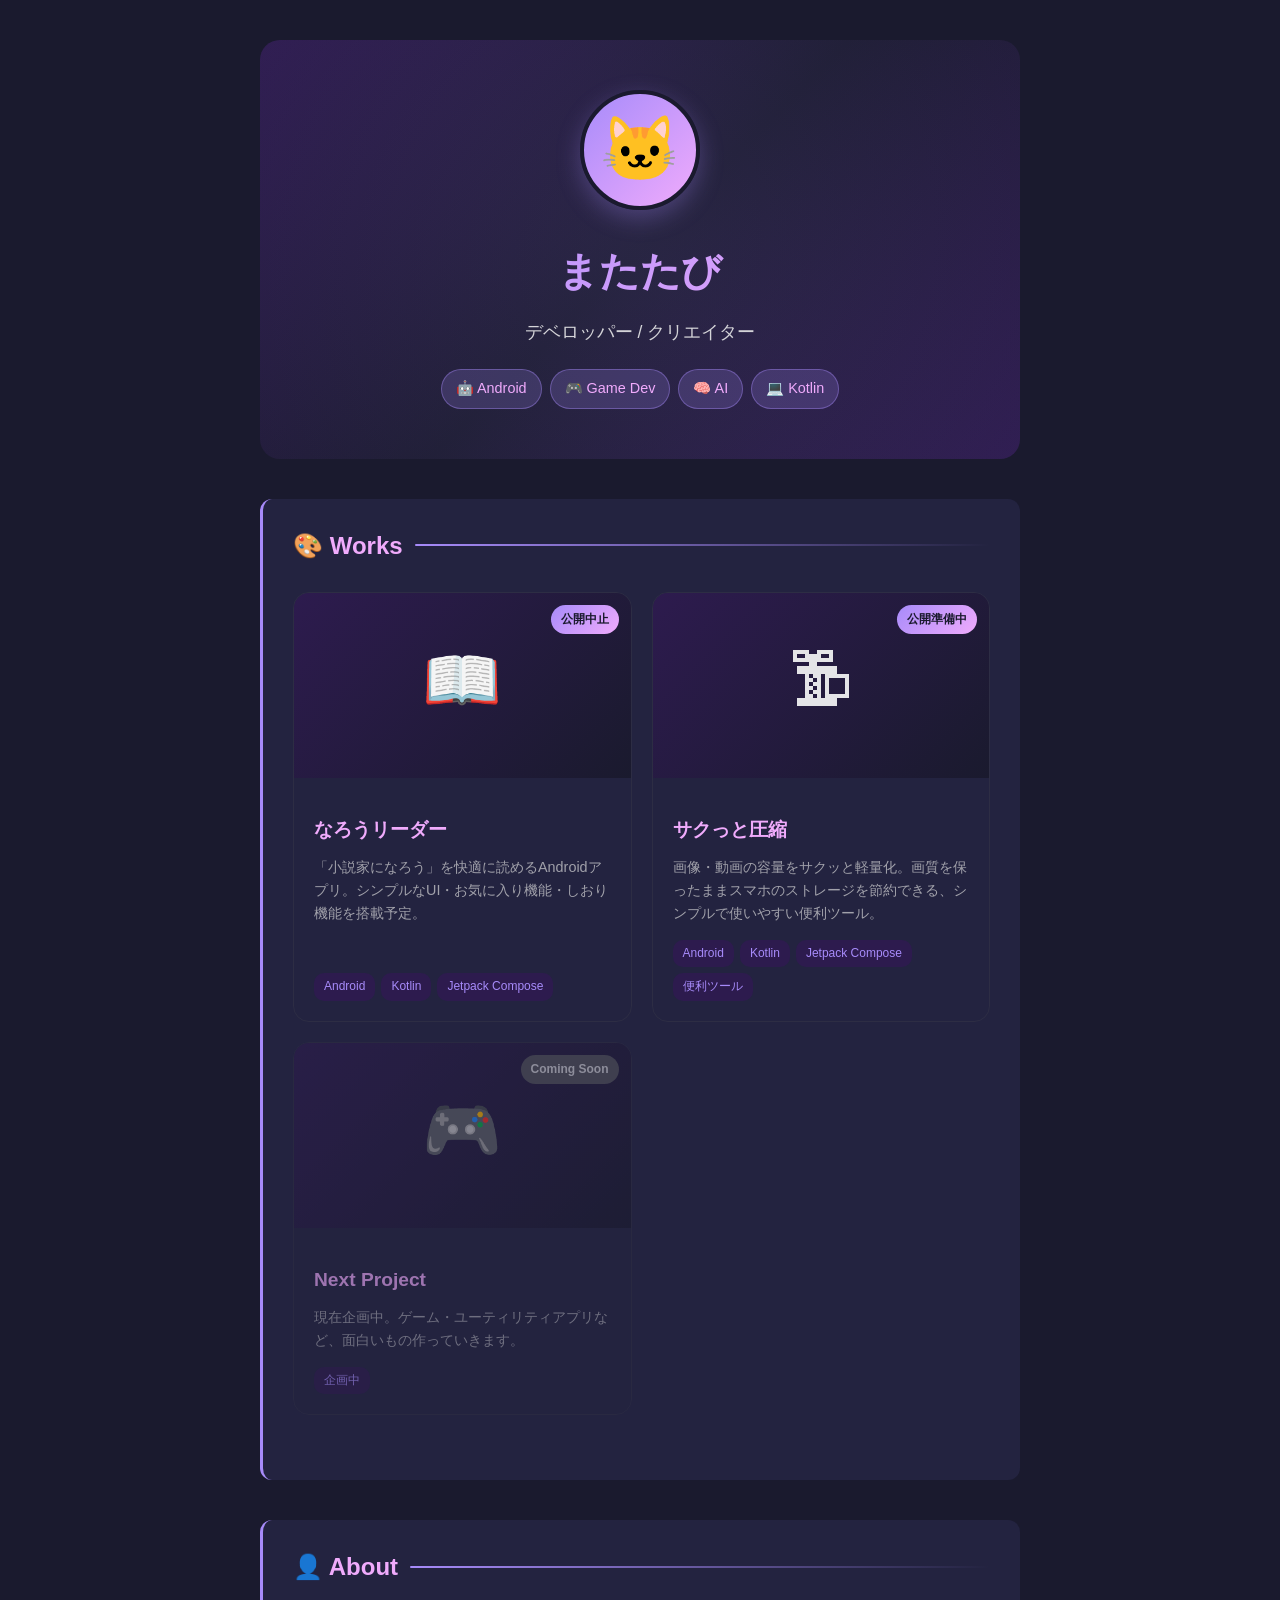
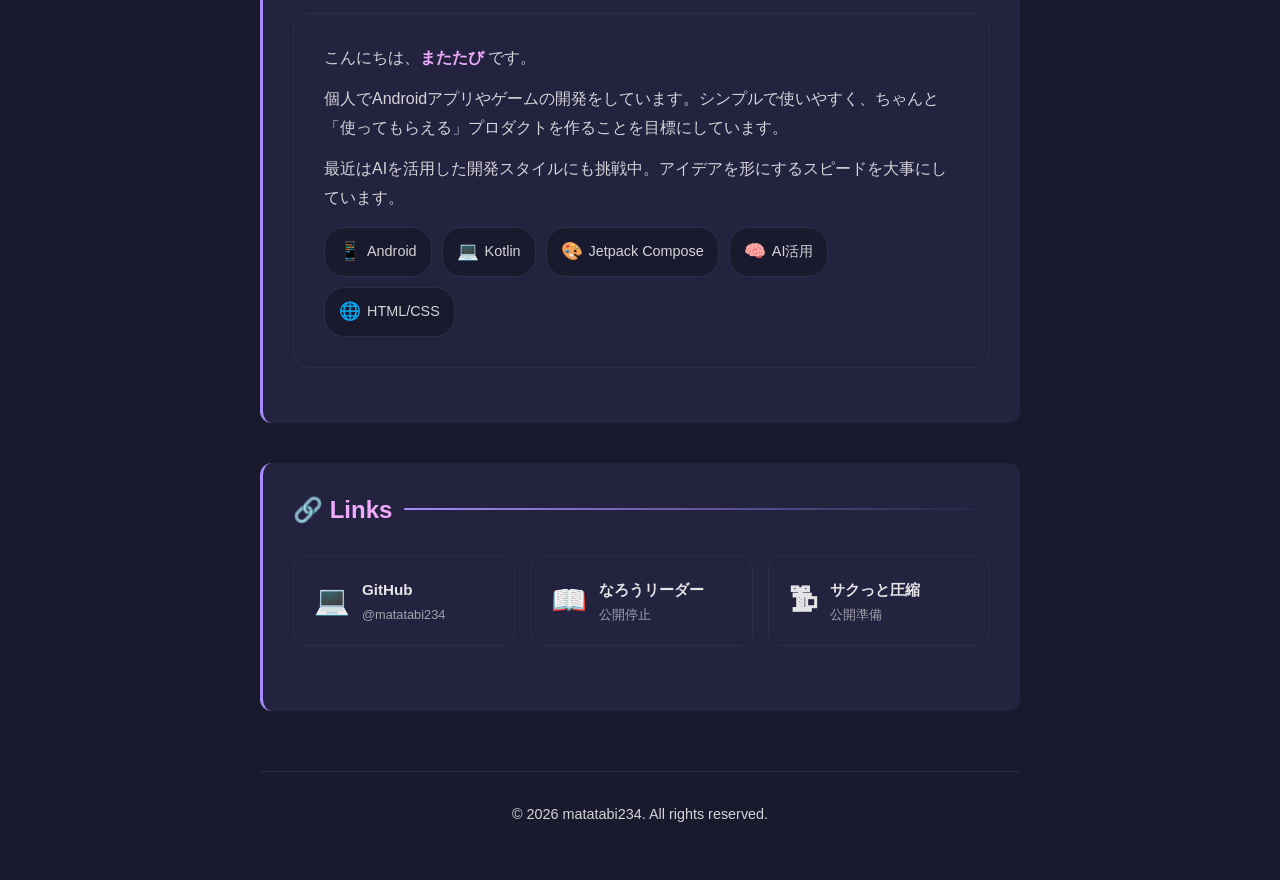
<file: index.html>
<!doctype html>
<html lang="ja">
  <head>
    <meta charset="UTF-8" />
    <meta name="viewport" content="width=device-width, initial-scale=1.0" />
    <title>またたび - Portfolio</title>
    <meta
      name="description"
      content="matatabi234のポートフォリオサイト。Androidアプリ・ゲーム・AI活用作品を公開中。"
    />
    <link rel="stylesheet" href="assets/style.css" />
    <link rel="stylesheet" href="assets/portal.css" />
  </head>
  <script src="assets/portal.js"></script>
  <body>
    <div class="container">
      <!-- プロフィールヒーロー -->
      <div class="profile-hero">
        <div class="profile-avatar">🐱</div>
        <h1 class="profile-name">またたび</h1>
        <p class="profile-title">デベロッパー / クリエイター</p>
        <div class="profile-tags">
          <span class="profile-tag">🤖 Android</span>
          <span class="profile-tag">🎮 Game Dev</span>
          <span class="profile-tag">🧠 AI</span>
          <span class="profile-tag">💻 Kotlin</span>
        </div>
      </div>

      <main>
        <!-- 作品一覧 -->
        <section>
          <h2 class="section-title">🎨 Works</h2>
          <div class="works-grid" id="works-container"></div>
        </section>

        <!-- About -->
        <section>
          <h2 class="section-title">👤 About</h2>
          <div class="about-card">
            <p>
              こんにちは、<span class="about-highlight">またたび</span>
              です。
            </p>
            <p>
              個人でAndroidアプリやゲームの開発をしています。シンプルで使いやすく、ちゃんと「使ってもらえる」プロダクトを作ることを目標にしています。
            </p>
            <p>
              最近はAIを活用した開発スタイルにも挑戦中。アイデアを形にするスピードを大事にしています。
            </p>
            <div class="skills">
              <span class="skill-badge"
                ><span class="skill-icon">📱</span>Android</span
              >
              <span class="skill-badge"
                ><span class="skill-icon">💻</span>Kotlin</span
              >
              <span class="skill-badge"
                ><span class="skill-icon">🎨</span>Jetpack Compose</span
              >
              <span class="skill-badge"
                ><span class="skill-icon">🧠</span>AI活用</span
              >
              <span class="skill-badge"
                ><span class="skill-icon">🌐</span>HTML/CSS</span
              >
            </div>
          </div>
        </section>

        <!-- Links -->
        <section>
          <h2 class="section-title">🔗 Links</h2>
          <div class="sns-grid" id="links-container"></div>
        </section>
      </main>

      <footer>
        <p>© 2026 matatabi234. All rights reserved.</p>
      </footer>
    </div>
  </body>
</html>
</file>
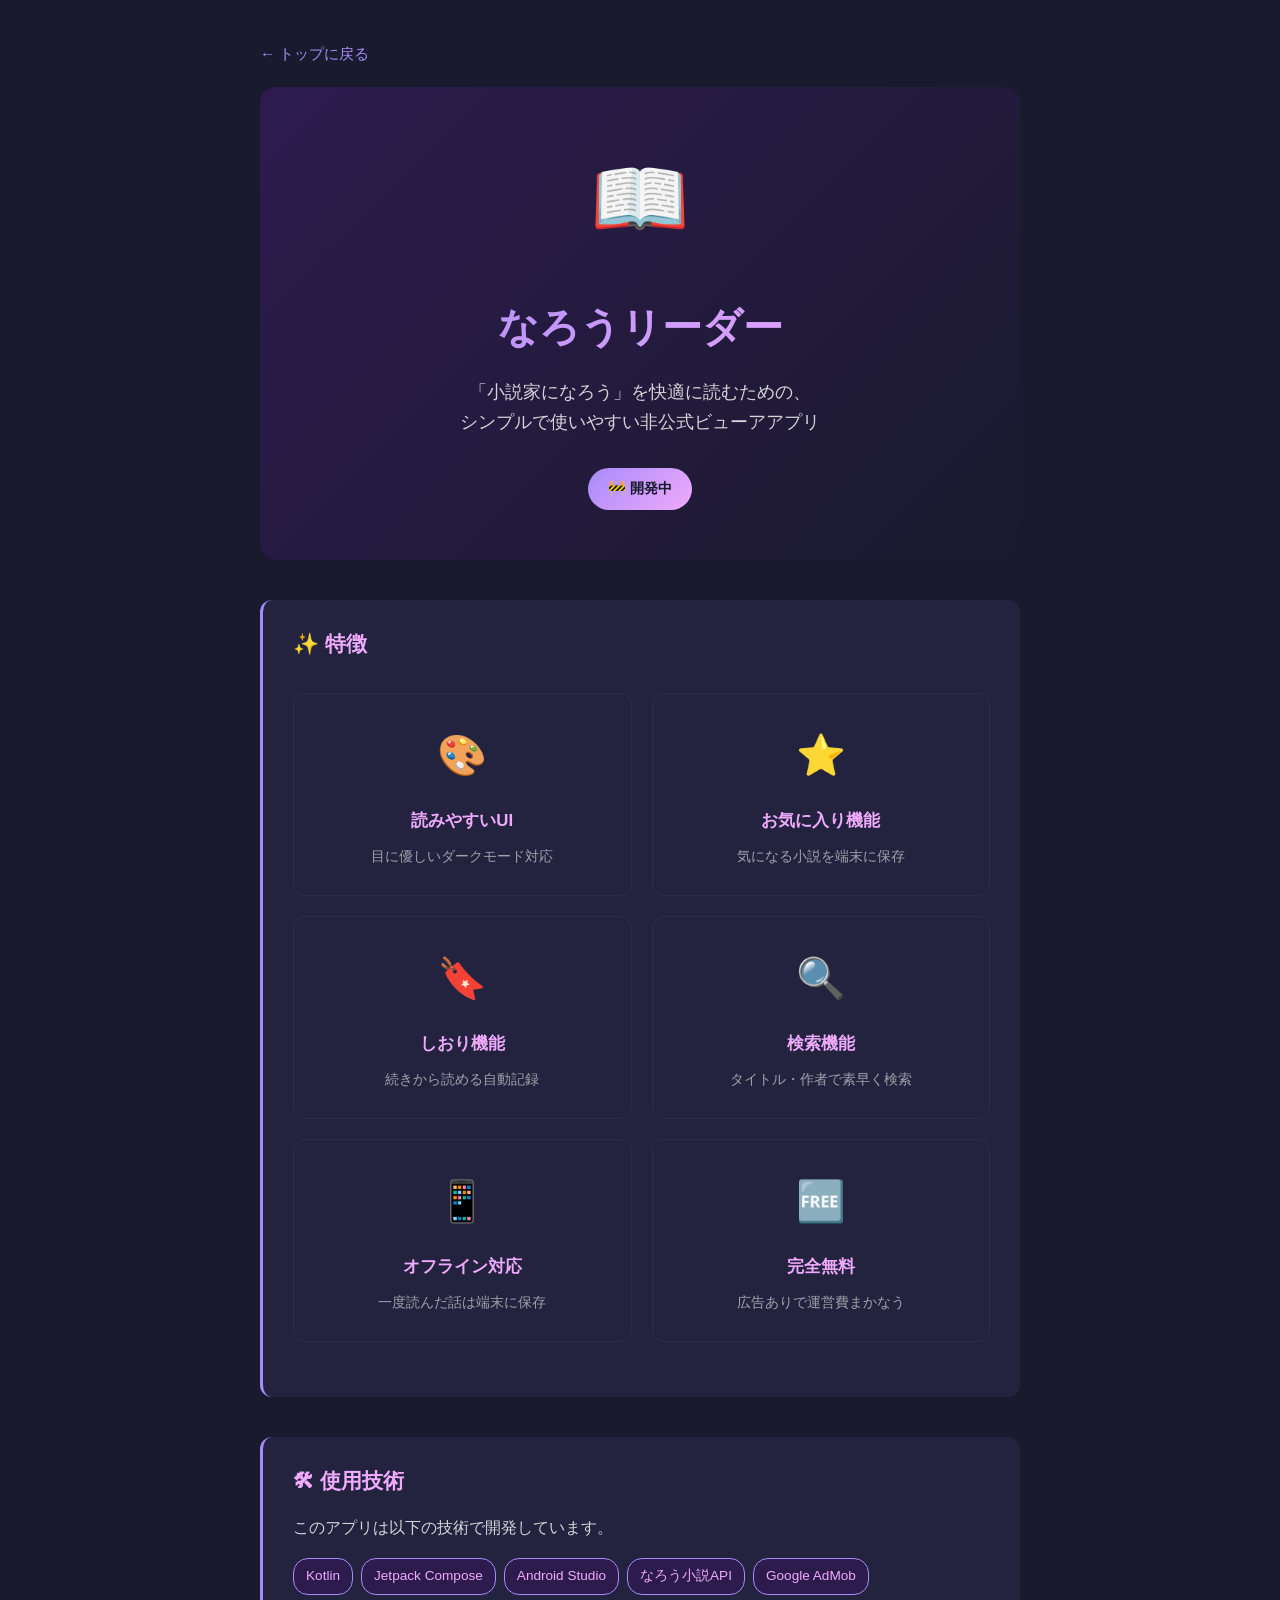
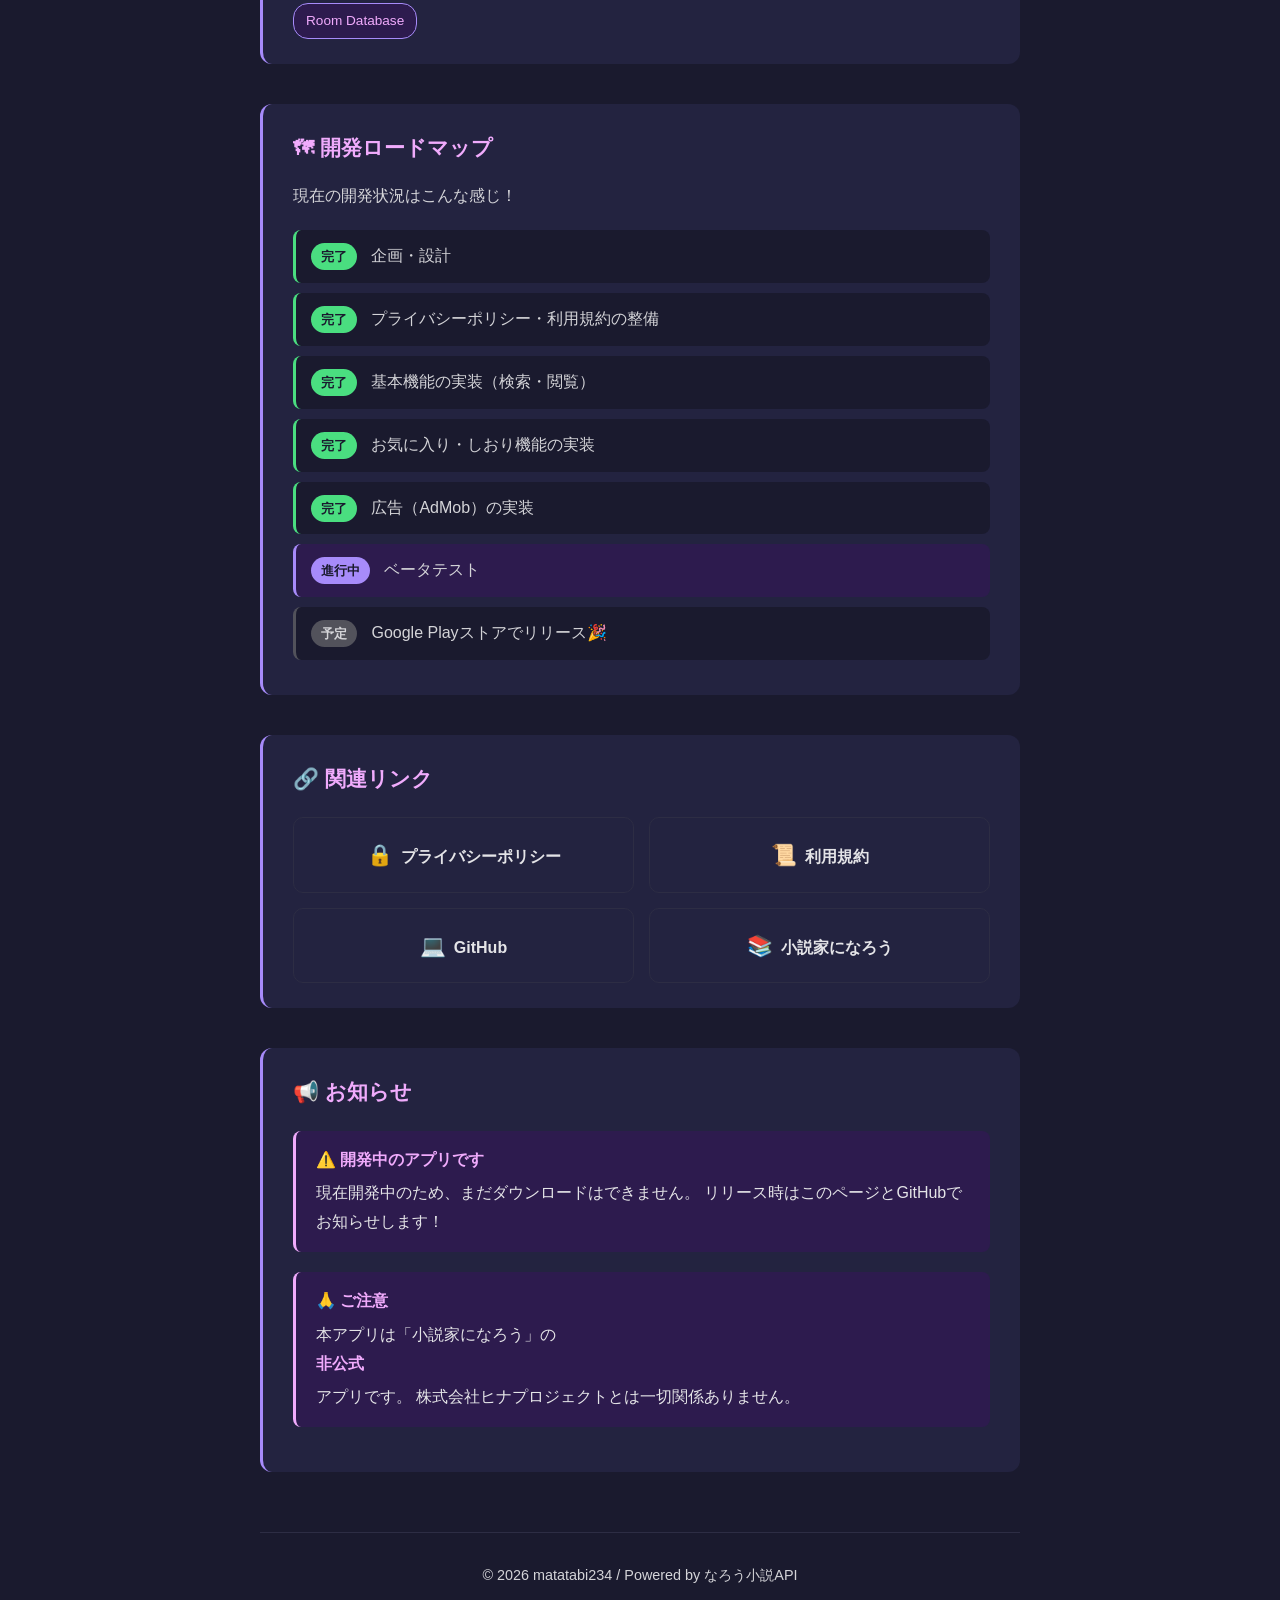
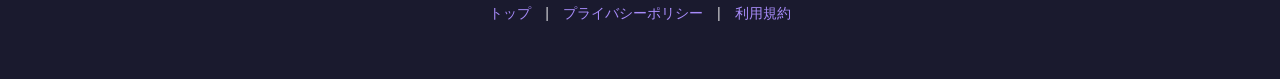
<file: naro-reader/index.html>
<!doctype html>
<html lang="ja">
  <head>
    <meta charset="UTF-8" />
    <meta name="viewport" content="width=device-width, initial-scale=1.0" />
    <title>なろうリーダー - シンプル＆快適な小説ビューア</title>
    <meta
      name="description"
      content="「小説家になろう」を快適に読めるAndroidアプリ。シンプルな操作性と読みやすさにこだわった非公式ビューアです。"
    />
    <link rel="stylesheet" href="../assets/style.css" />
    <link rel="stylesheet" href="../assets/naro-reader.css" />
  </head>
  <body>
    <div class="container">
      <a href="../" class="back">← トップに戻る</a>

      <!-- ヒーローセクション -->
      <div class="hero">
        <span class="hero-icon">📖</span>
        <h1>なろうリーダー</h1>
        <p class="hero-desc">
          「小説家になろう」を快適に読むための、<br />
          シンプルで使いやすい非公式ビューアアプリ
        </p>
        <span class="status-badge dev">🚧 開発中</span>
      </div>

      <main>
        <!-- アプリの特徴 -->
        <section>
          <h2>✨ 特徴</h2>
          <div class="features">
            <div class="feature">
              <span class="feature-icon">🎨</span>
              <h3>読みやすいUI</h3>
              <p>目に優しいダークモード対応</p>
            </div>
            <div class="feature">
              <span class="feature-icon">⭐</span>
              <h3>お気に入り機能</h3>
              <p>気になる小説を端末に保存</p>
            </div>
            <div class="feature">
              <span class="feature-icon">🔖</span>
              <h3>しおり機能</h3>
              <p>続きから読める自動記録</p>
            </div>
            <div class="feature">
              <span class="feature-icon">🔍</span>
              <h3>検索機能</h3>
              <p>タイトル・作者で素早く検索</p>
            </div>
            <div class="feature">
              <span class="feature-icon">📱</span>
              <h3>オフライン対応</h3>
              <p>一度読んだ話は端末に保存</p>
            </div>
            <div class="feature">
              <span class="feature-icon">🆓</span>
              <h3>完全無料</h3>
              <p>広告ありで運営費まかなう</p>
            </div>
          </div>
        </section>

        <!-- 技術スタック -->
        <section>
          <h2>🛠 使用技術</h2>
          <p>このアプリは以下の技術で開発しています。</p>
          <div class="tech-stack">
            <span class="tech-tag">Kotlin</span>
            <span class="tech-tag">Jetpack Compose</span>
            <span class="tech-tag">Android Studio</span>
            <span class="tech-tag">なろう小説API</span>
            <span class="tech-tag">Google AdMob</span>
            <span class="tech-tag">Room Database</span>
          </div>
        </section>

        <!-- 開発ロードマップ -->
        <section>
          <h2>🗺 開発ロードマップ</h2>
          <p>現在の開発状況はこんな感じ！</p>
          <ul class="roadmap">
            <li class="done">
              <span class="roadmap-status status-done">完了</span>
              企画・設計
            </li>
            <li class="done">
              <span class="roadmap-status status-done">完了</span>
              プライバシーポリシー・利用規約の整備
            </li>
            <li class="done">
              <span class="roadmap-status status-done">完了</span>
              基本機能の実装（検索・閲覧）
            </li>
            <li class="done">
              <span class="roadmap-status status-done">完了</span>
              お気に入り・しおり機能の実装
            </li>
            <li class="done">
              <span class="roadmap-status status-done">完了</span>
              広告（AdMob）の実装
            </li>
            <li class="now">
              <span class="roadmap-status status-now">進行中</span>
              ベータテスト
            </li>
            <li>
              <span class="roadmap-status status-todo">予定</span>
              Google Playストアでリリース🎉
            </li>
          </ul>
        </section>

        <!-- リンク集 -->
        <section>
          <h2>🔗 関連リンク</h2>
          <div class="links-grid">
            <a href="privacy.html" class="link-btn">
              <span class="link-btn-icon">🔒</span>プライバシーポリシー
            </a>
            <a href="terms.html" class="link-btn">
              <span class="link-btn-icon">📜</span>利用規約
            </a>
            <a
              href="https://github.com/matatabi234"
              target="_blank"
              rel="noopener"
              class="link-btn"
            >
              <span class="link-btn-icon">💻</span>GitHub
            </a>
            <a
              href="https://syosetu.com/"
              target="_blank"
              rel="noopener"
              class="link-btn"
            >
              <span class="link-btn-icon">📚</span>小説家になろう
            </a>
          </div>
        </section>

        <!-- お知らせ -->
        <section>
          <h2>📢 お知らせ</h2>
          <div class="notice">
            <strong>⚠️ 開発中のアプリです</strong>
            現在開発中のため、まだダウンロードはできません。
            リリース時はこのページとGitHubでお知らせします！
          </div>
          <div class="notice">
            <strong>🙏 ご注意</strong>
            本アプリは「小説家になろう」の<strong>非公式</strong>アプリです。
            株式会社ヒナプロジェクトとは一切関係ありません。
          </div>
        </section>
      </main>

      <footer>
        <p>© 2026 matatabi234 / Powered by なろう小説API</p>
        <p>
          <a href="../">トップ</a> |
          <a href="privacy.html">プライバシーポリシー</a> |
          <a href="terms.html">利用規約</a>
        </p>
      </footer>
    </div>
  </body>
</html>
</file>
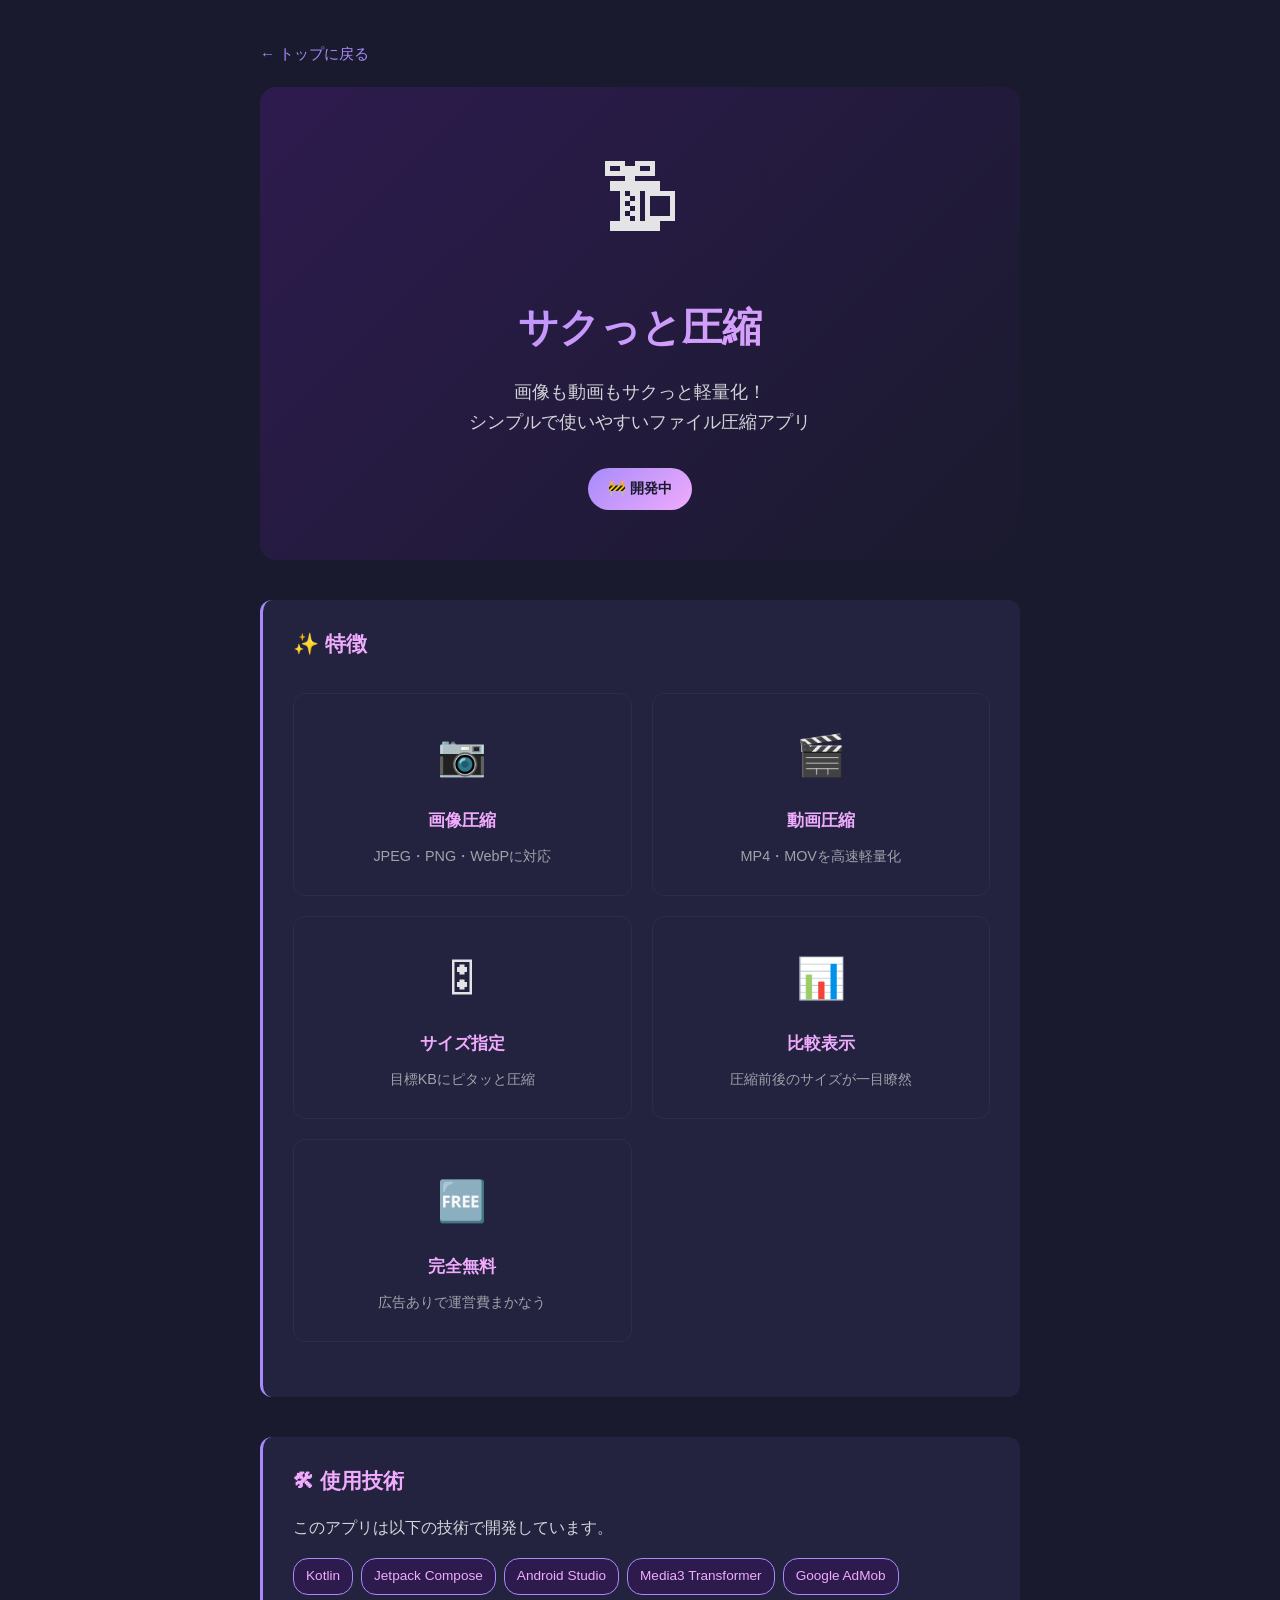
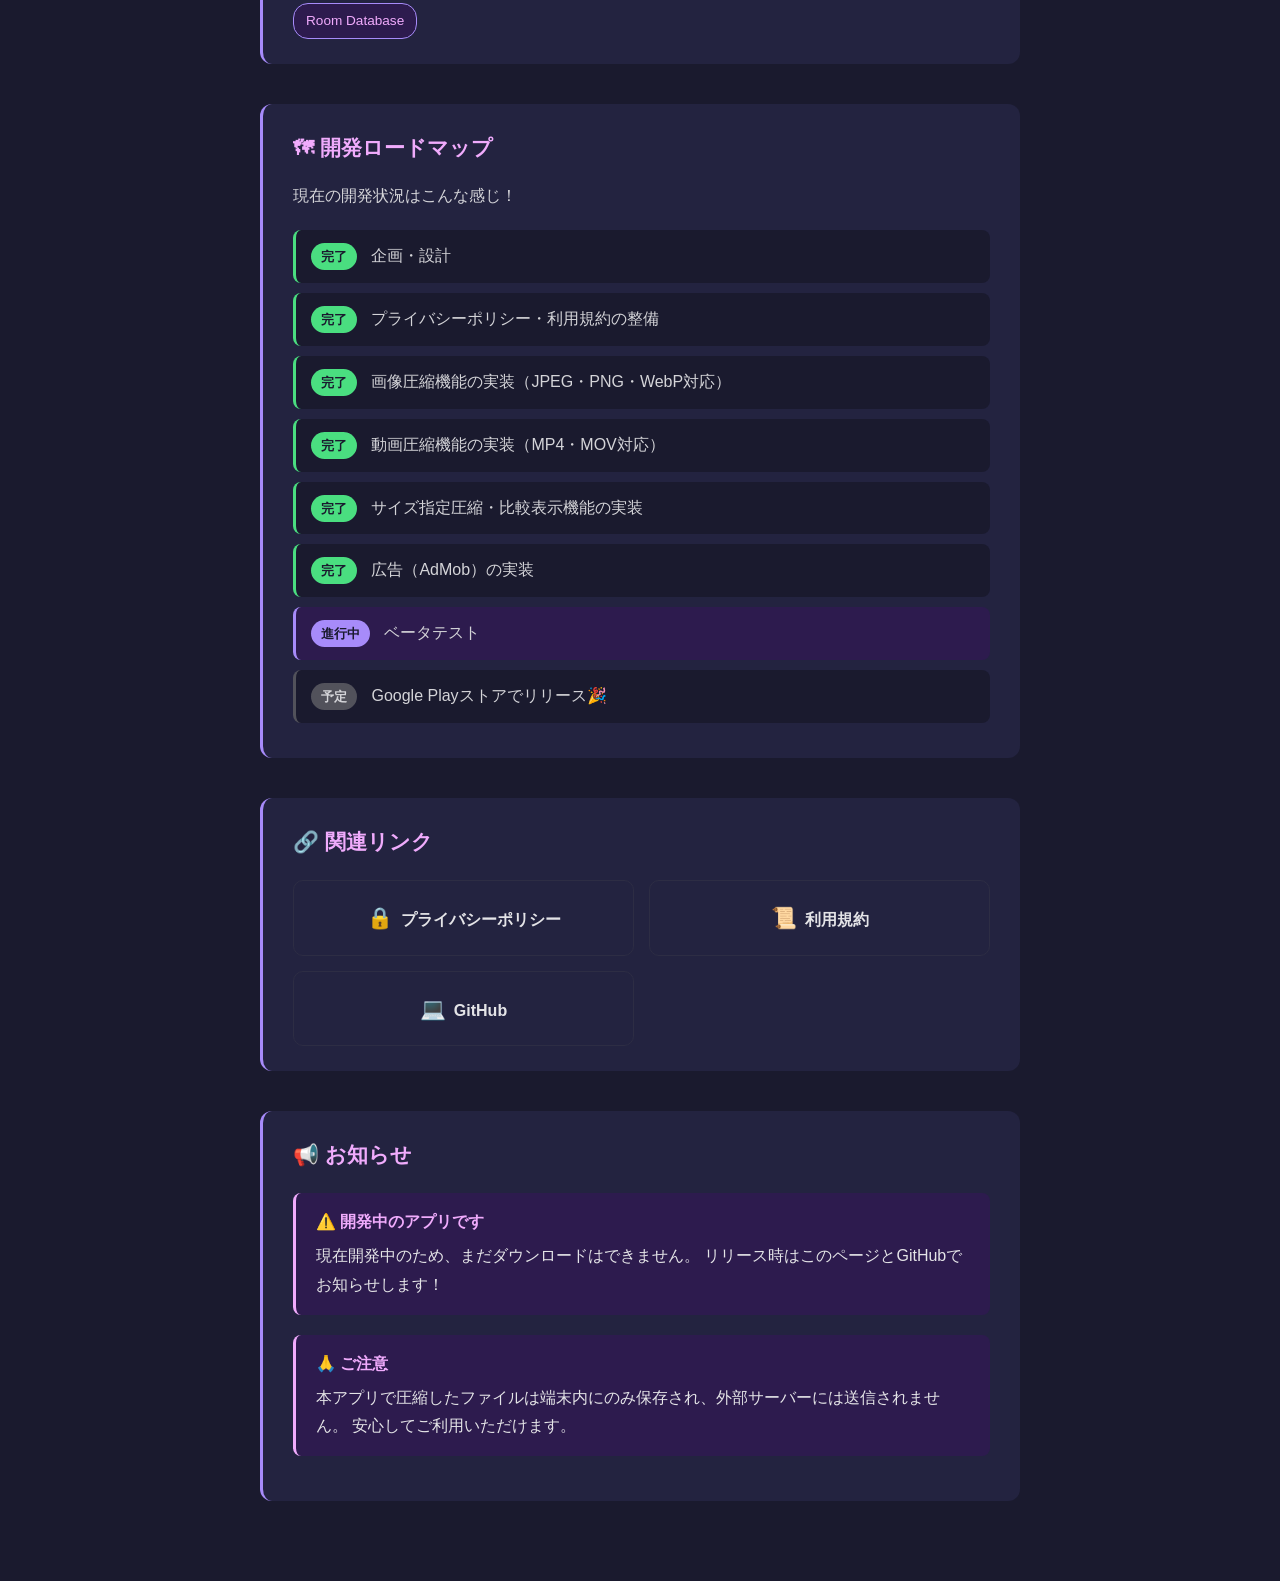
<file: SakuAtsu/index.html>
<!doctype html>
<html lang="ja">
  <head>
    <meta charset="UTF-8" />
    <meta name="viewport" content="width=device-width, initial-scale=1.0" />
    <title>サクっと圧縮 - シンプル＆高機能なファイル軽量化アプリ</title>
    <meta
      name="description"
      content="画像も動画もサクっと軽量化！サイズ指定で狙った容量にピタッと圧縮できるAndroidアプリ。SNS共有やストレージ節約に最適。"
    />
    <link rel="stylesheet" href="../assets/style.css" />
    <link rel="stylesheet" href="../assets/naro-reader.css" />
  </head>
  <body>
    <div class="container">
      <a href="../" class="back">← トップに戻る</a>

      <!-- ヒーローセクション -->
      <div class="hero">
        <span class="hero-icon">🗜</span>
        <h1>サクっと圧縮</h1>
        <p class="hero-desc">
          画像も動画もサクっと軽量化！<br />
          シンプルで使いやすいファイル圧縮アプリ
        </p>
        <span class="status-badge dev">🚧 開発中</span>
      </div>

      <main>
        <!-- アプリの特徴 -->
        <section>
          <h2>✨ 特徴</h2>
          <div class="features">
            <div class="feature">
              <span class="feature-icon">📷</span>
              <h3>画像圧縮</h3>
              <p>JPEG・PNG・WebPに対応</p>
            </div>
            <div class="feature">
              <span class="feature-icon">🎬</span>
              <h3>動画圧縮</h3>
              <p>MP4・MOVを高速軽量化</p>
            </div>
            <div class="feature">
              <span class="feature-icon">🎛</span>
              <h3>サイズ指定</h3>
              <p>目標KBにピタッと圧縮</p>
            </div>
            <div class="feature">
              <span class="feature-icon">📊</span>
              <h3>比較表示</h3>
              <p>圧縮前後のサイズが一目瞭然</p>
            </div>
            <div class="feature">
              <span class="feature-icon">🆓</span>
              <h3>完全無料</h3>
              <p>広告ありで運営費まかなう</p>
            </div>
          </div>
        </section>

        <section>
          <h2>🛠 使用技術</h2>
          <p>このアプリは以下の技術で開発しています。</p>
          <div class="tech-stack">
            <span class="tech-tag">Kotlin</span>
            <span class="tech-tag">Jetpack Compose</span>
            <span class="tech-tag">Android Studio</span>
            <span class="tech-tag">Media3 Transformer</span>
            <span class="tech-tag">Google AdMob</span>
            <span class="tech-tag">Room Database</span>
          </div>
        </section>

        <section>
          <h2>🗺 開発ロードマップ</h2>
          <p>現在の開発状況はこんな感じ！</p>
          <ul class="roadmap">
            <li class="done">
              <span class="roadmap-status status-done">完了</span>
              企画・設計
            </li>
            <li class="done">
              <span class="roadmap-status status-done">完了</span>
              プライバシーポリシー・利用規約の整備
            </li>
            <li class="done">
              <span class="roadmap-status status-done">完了</span>
              画像圧縮機能の実装（JPEG・PNG・WebP対応）
            </li>
            <li class="done">
              <span class="roadmap-status status-done">完了</span>
              動画圧縮機能の実装（MP4・MOV対応）
            </li>
            <li class="done">
              <span class="roadmap-status status-done">完了</span>
              サイズ指定圧縮・比較表示機能の実装
            </li>
            <li class="done">
              <span class="roadmap-status status-done">完了</span>
              広告（AdMob）の実装
            </li>
            <li class="now">
              <span class="roadmap-status status-now">進行中</span>
              ベータテスト
            </li>
            <li>
              <span class="roadmap-status status-todo">予定</span>
              Google Playストアでリリース🎉
            </li>
          </ul>
        </section>

        <!-- リンク集 -->
        <section>
          <h2>🔗 関連リンク</h2>
          <div class="links-grid">
            <a href="privacy.html" class="link-btn">
              <span class="link-btn-icon">🔒</span>プライバシーポリシー
            </a>
            <a href="terms.html" class="link-btn">
              <span class="link-btn-icon">📜</span>利用規約
            </a>
            <a
              href="https://github.com/matatabi234"
              target="_blank"
              rel="noopener"
              class="link-btn"
            >
              <span class="link-btn-icon">💻</span>GitHub
            </a>
          </div>
        </section>

        <!-- お知らせ -->
        <section>
          <h2>📢 お知らせ</h2>
          <div class="notice">
            <strong>⚠️ 開発中のアプリです</strong>
            現在開発中のため、まだダウンロードはできません。
            リリース時はこのページとGitHubでお知らせします！
          </div>
          <div class="notice">
            <strong>🙏 ご注意</strong>
            本アプリで圧縮したファイルは端末内にのみ保存され、外部サーバーには送信されません。
            安心してご利用いただけます。
          </div>
        </section>
      </main>
    </div>
  </body>
</html>
</file>
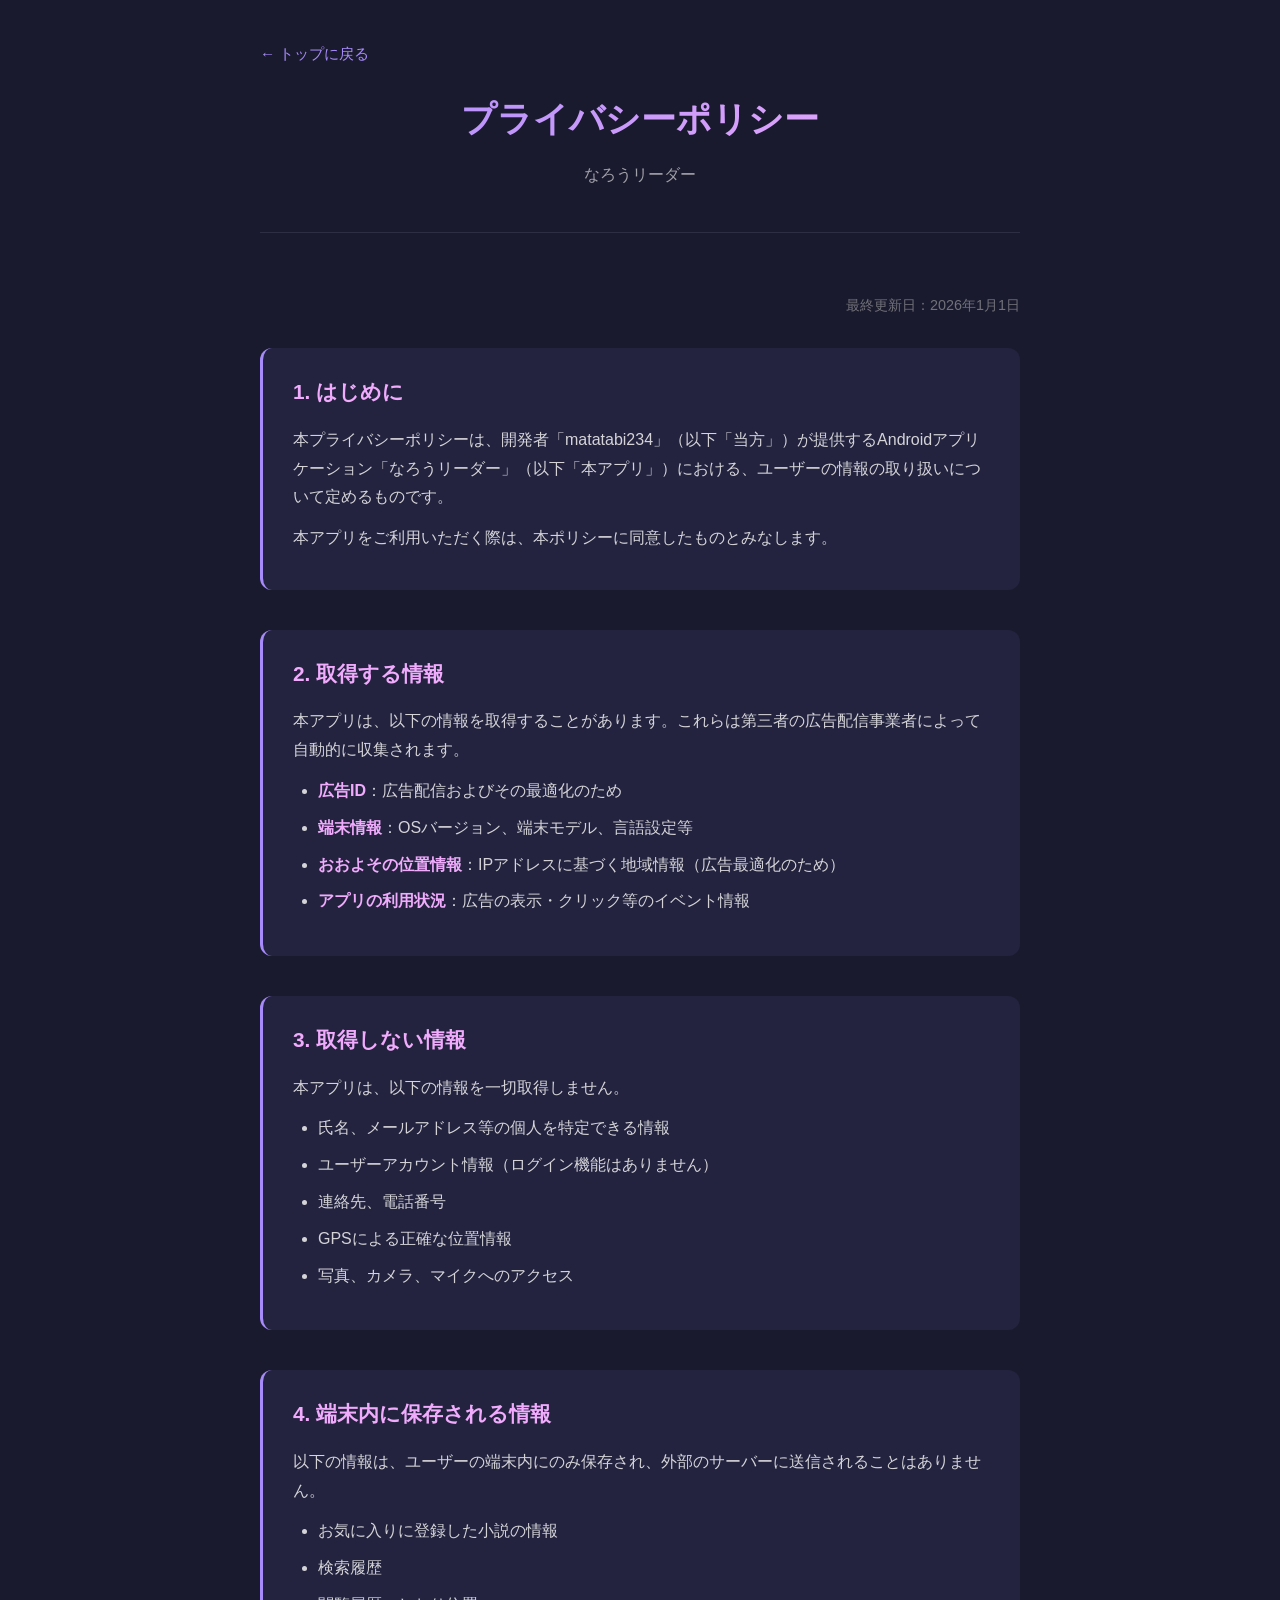
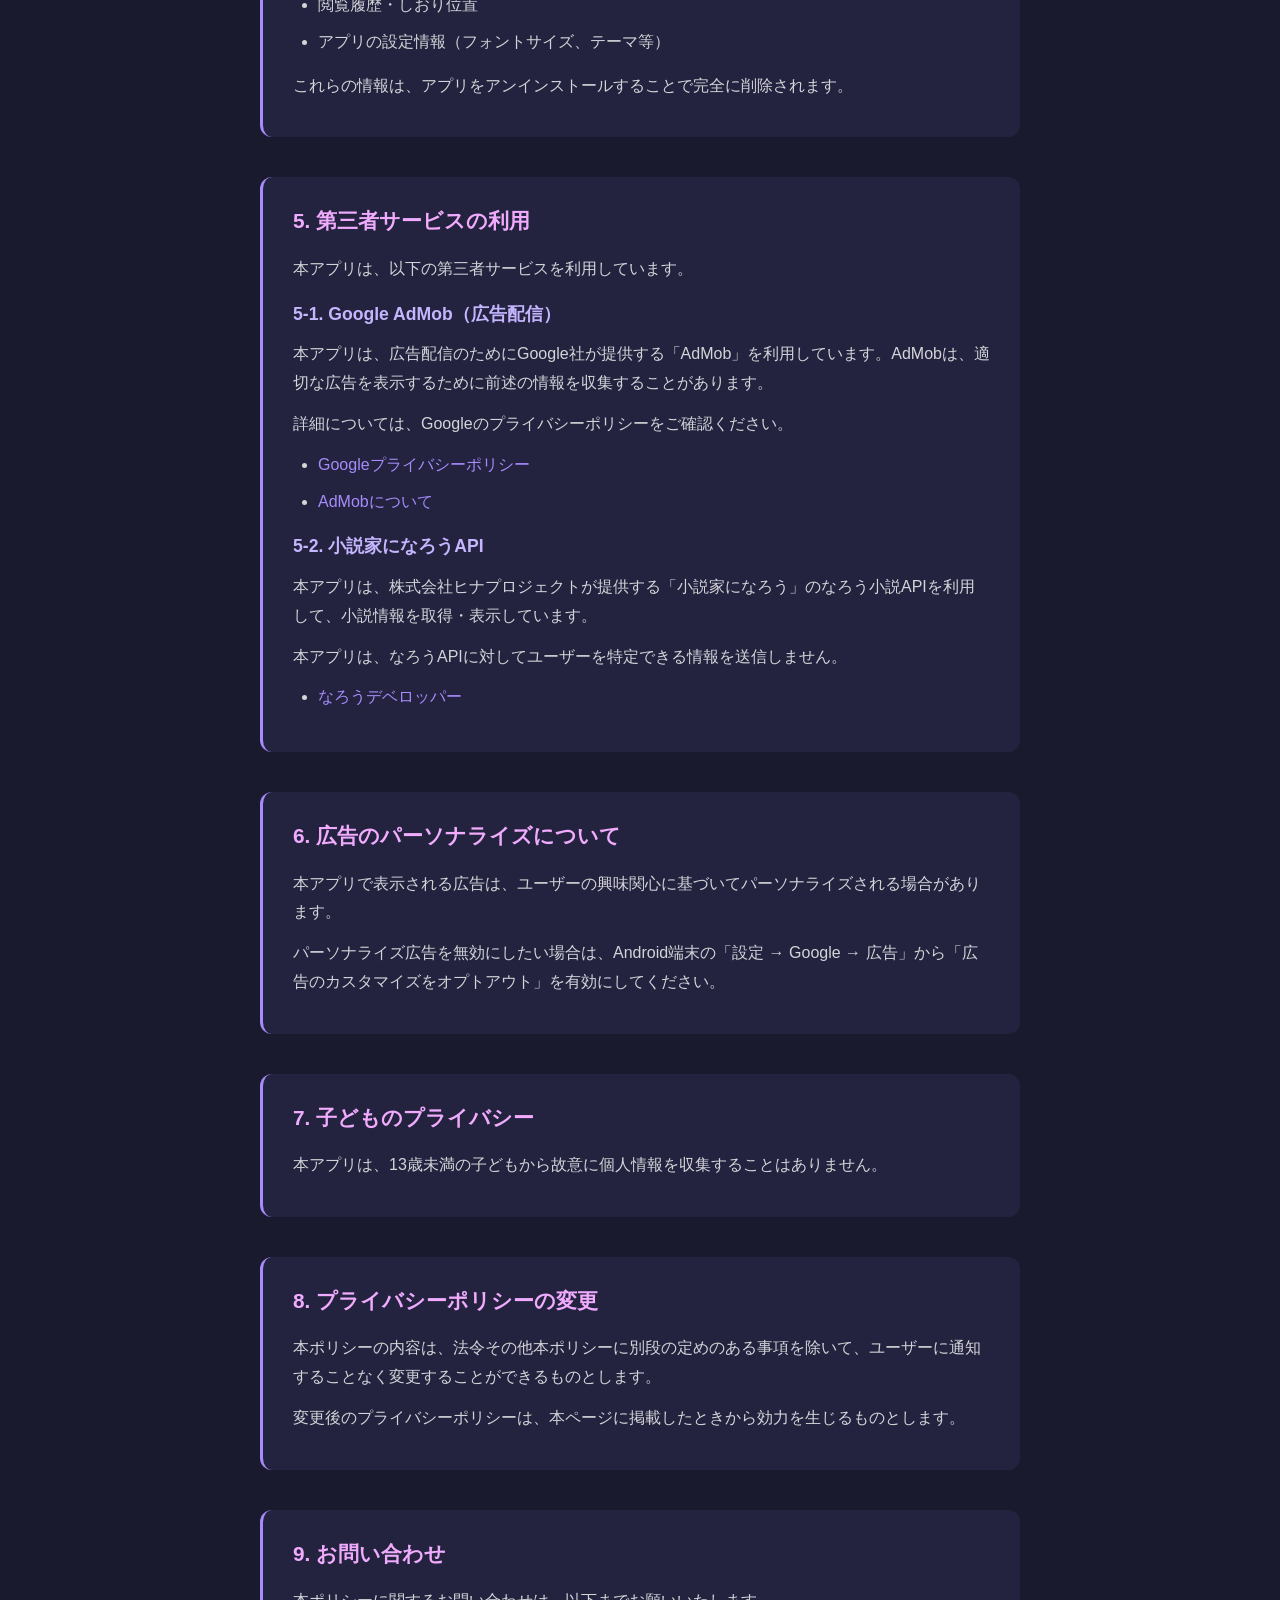
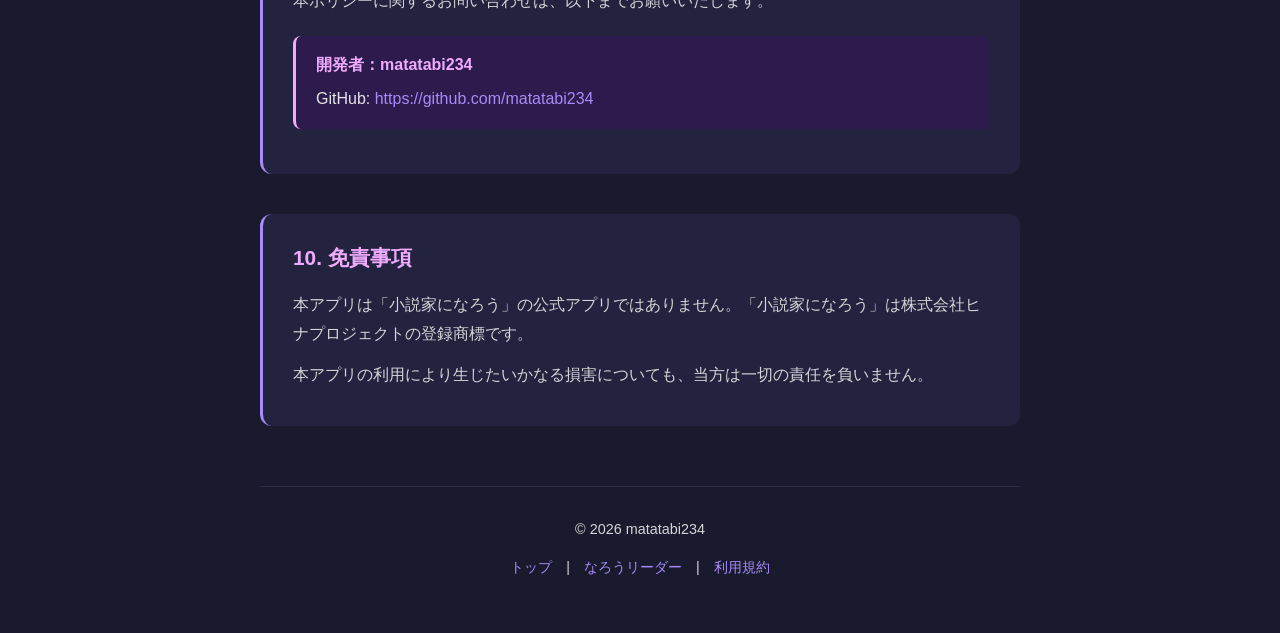
<file: naro-reader/privacy.html>
<!doctype html>
<html lang="ja">
  <head>
    <meta charset="UTF-8" />
    <meta name="viewport" content="width=device-width, initial-scale=1.0" />
    <title>プライバシーポリシー - なろうリーダー</title>
    <link rel="stylesheet" href="../assets/style.css" />
  </head>
  <body>
    <div class="container">
      <a href="../" class="back">← トップに戻る</a>

      <header>
        <h1>プライバシーポリシー</h1>
        <p class="subtitle">なろうリーダー</p>
      </header>

      <main>
        <p class="updated">最終更新日：2026年1月1日</p>

        <section>
          <h2>1. はじめに</h2>
          <p>
            本プライバシーポリシーは、開発者「matatabi234」（以下「当方」）が提供するAndroidアプリケーション「なろうリーダー」（以下「本アプリ」）における、ユーザーの情報の取り扱いについて定めるものです。
          </p>
          <p>
            本アプリをご利用いただく際は、本ポリシーに同意したものとみなします。
          </p>
        </section>

        <section>
          <h2>2. 取得する情報</h2>
          <p>
            本アプリは、以下の情報を取得することがあります。これらは第三者の広告配信事業者によって自動的に収集されます。
          </p>
          <ul>
            <li><strong>広告ID</strong>：広告配信およびその最適化のため</li>
            <li>
              <strong>端末情報</strong>：OSバージョン、端末モデル、言語設定等
            </li>
            <li>
              <strong>おおよその位置情報</strong
              >：IPアドレスに基づく地域情報（広告最適化のため）
            </li>
            <li>
              <strong>アプリの利用状況</strong
              >：広告の表示・クリック等のイベント情報
            </li>
          </ul>
        </section>

        <section>
          <h2>3. 取得しない情報</h2>
          <p>本アプリは、以下の情報を一切取得しません。</p>
          <ul>
            <li>氏名、メールアドレス等の個人を特定できる情報</li>
            <li>ユーザーアカウント情報（ログイン機能はありません）</li>
            <li>連絡先、電話番号</li>
            <li>GPSによる正確な位置情報</li>
            <li>写真、カメラ、マイクへのアクセス</li>
          </ul>
        </section>

        <section>
          <h2>4. 端末内に保存される情報</h2>
          <p>
            以下の情報は、ユーザーの端末内にのみ保存され、外部のサーバーに送信されることはありません。
          </p>
          <ul>
            <li>お気に入りに登録した小説の情報</li>
            <li>検索履歴</li>
            <li>閲覧履歴・しおり位置</li>
            <li>アプリの設定情報（フォントサイズ、テーマ等）</li>
          </ul>
          <p>
            これらの情報は、アプリをアンインストールすることで完全に削除されます。
          </p>
        </section>

        <section>
          <h2>5. 第三者サービスの利用</h2>
          <p>本アプリは、以下の第三者サービスを利用しています。</p>

          <h3>5-1. Google AdMob（広告配信）</h3>
          <p>
            本アプリは、広告配信のためにGoogle社が提供する「AdMob」を利用しています。AdMobは、適切な広告を表示するために前述の情報を収集することがあります。
          </p>
          <p>詳細については、Googleのプライバシーポリシーをご確認ください。</p>
          <ul>
            <li>
              <a
                href="https://policies.google.com/privacy"
                target="_blank"
                rel="noopener"
                >Googleプライバシーポリシー</a
              >
            </li>
            <li>
              <a
                href="https://support.google.com/admob/answer/6128543"
                target="_blank"
                rel="noopener"
                >AdMobについて</a
              >
            </li>
          </ul>

          <h3>5-2. 小説家になろうAPI</h3>
          <p>
            本アプリは、株式会社ヒナプロジェクトが提供する「小説家になろう」のなろう小説APIを利用して、小説情報を取得・表示しています。
          </p>
          <p>
            本アプリは、なろうAPIに対してユーザーを特定できる情報を送信しません。
          </p>
          <ul>
            <li>
              <a href="https://dev.syosetu.com/" target="_blank" rel="noopener"
                >なろうデベロッパー</a
              >
            </li>
          </ul>
        </section>

        <section>
          <h2>6. 広告のパーソナライズについて</h2>
          <p>
            本アプリで表示される広告は、ユーザーの興味関心に基づいてパーソナライズされる場合があります。
          </p>
          <p>
            パーソナライズ広告を無効にしたい場合は、Android端末の「設定 → Google
            →
            広告」から「広告のカスタマイズをオプトアウト」を有効にしてください。
          </p>
        </section>

        <section>
          <h2>7. 子どものプライバシー</h2>
          <p>
            本アプリは、13歳未満の子どもから故意に個人情報を収集することはありません。
          </p>
        </section>

        <section>
          <h2>8. プライバシーポリシーの変更</h2>
          <p>
            本ポリシーの内容は、法令その他本ポリシーに別段の定めのある事項を除いて、ユーザーに通知することなく変更することができるものとします。
          </p>
          <p>
            変更後のプライバシーポリシーは、本ページに掲載したときから効力を生じるものとします。
          </p>
        </section>

        <section>
          <h2>9. お問い合わせ</h2>
          <p>本ポリシーに関するお問い合わせは、以下までお願いいたします。</p>
          <div class="notice">
            <strong>開発者：matatabi234</strong>
            GitHub:
            <a
              href="https://github.com/matatabi234"
              target="_blank"
              rel="noopener"
              >https://github.com/matatabi234</a
            >
          </div>
        </section>

        <section>
          <h2>10. 免責事項</h2>
          <p>
            本アプリは「小説家になろう」の公式アプリではありません。「小説家になろう」は株式会社ヒナプロジェクトの登録商標です。
          </p>
          <p>
            本アプリの利用により生じたいかなる損害についても、当方は一切の責任を負いません。
          </p>
        </section>
      </main>

      <footer>
        <p>© 2026 matatabi234</p>
        <p>
          <a href="../">トップ</a> | <a href="./">なろうリーダー</a> |
          <a href="terms.html">利用規約</a>
        </p>
      </footer>
    </div>
  </body>
</html>
</file>
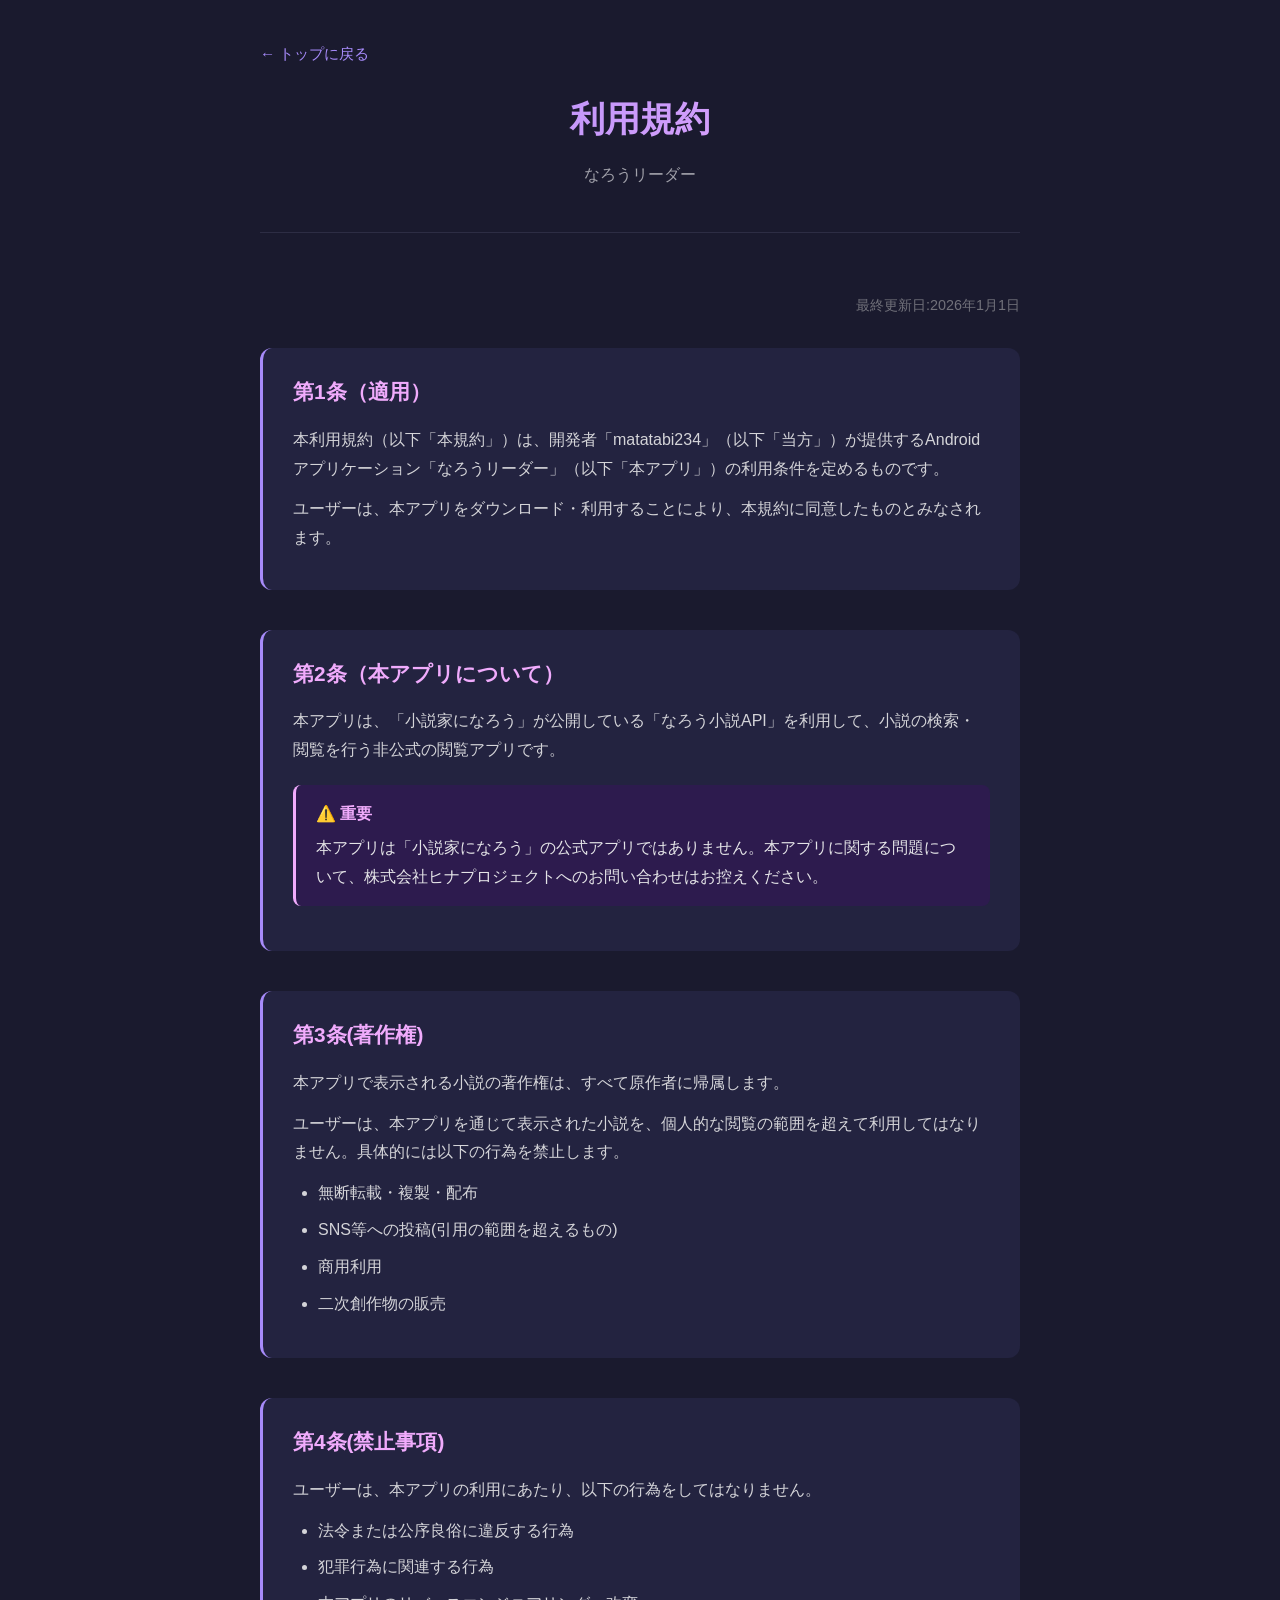
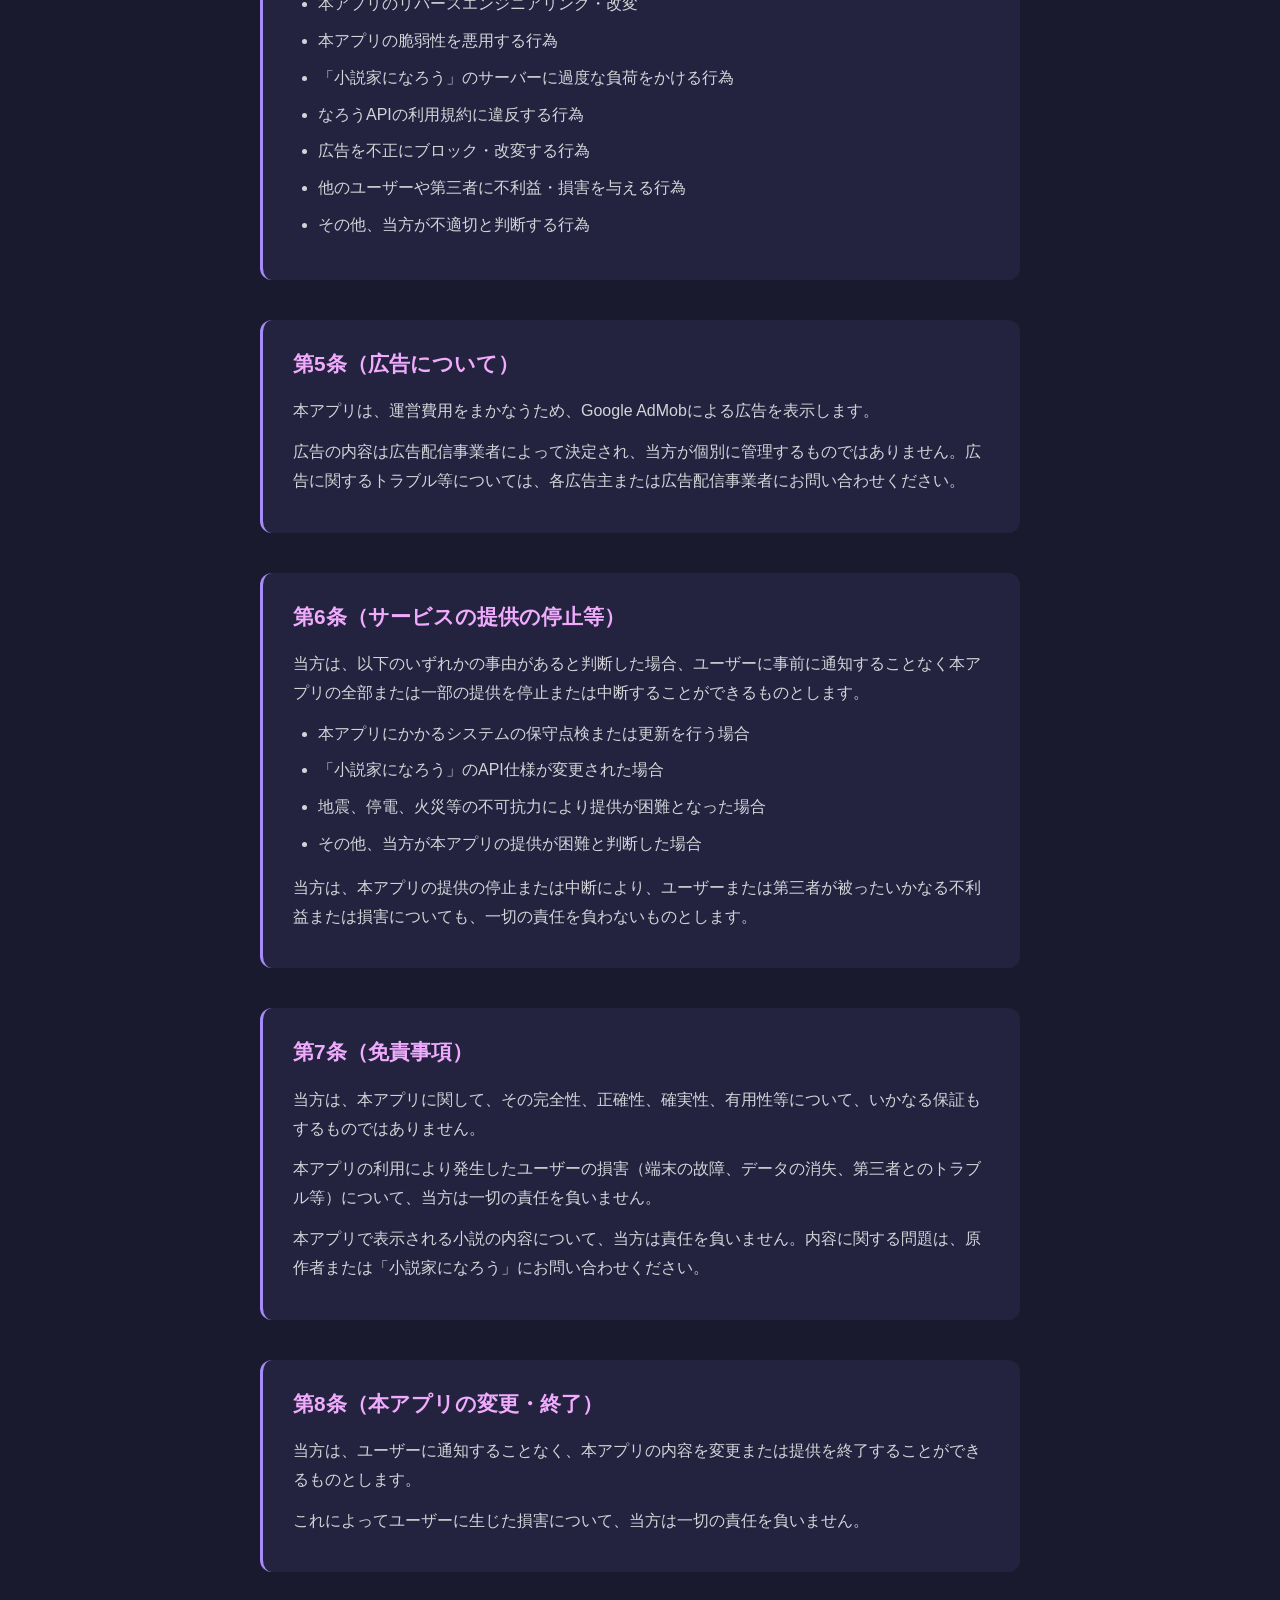
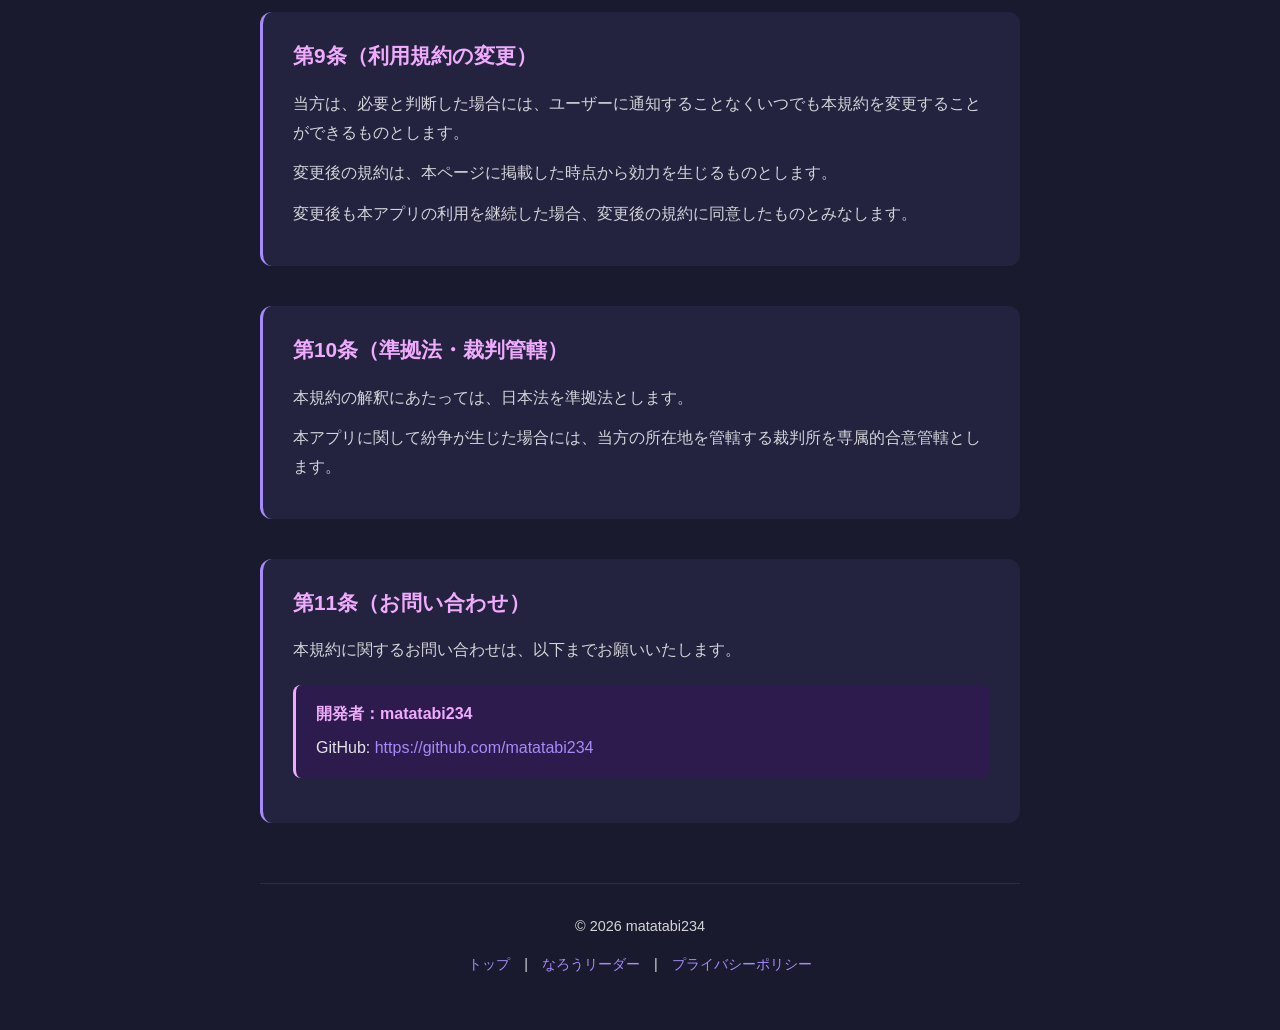
<file: naro-reader/terms.html>
<!doctype html>
<html lang="ja">
  <head>
    <meta charset="UTF-8" />
    <meta name="viewport" content="width=device-width, initial-scale=1.0" />
    <title>利用規約 - なろうリーダー</title>
    <link rel="stylesheet" href="../assets/style.css" />
  </head>
  <body>
    <div class="container">
      <a href="../" class="back">← トップに戻る</a>

      <header>
        <h1>利用規約</h1>
        <p class="subtitle">なろうリーダー</p>
      </header>

      <main>
        <p class="updated">最終更新日:2026年1月1日</p>

        <section>
          <h2>第1条（適用）</h2>
          <p>
            本利用規約（以下「本規約」）は、開発者「matatabi234」（以下「当方」）が提供するAndroidアプリケーション「なろうリーダー」（以下「本アプリ」）の利用条件を定めるものです。
          </p>
          <p>
            ユーザーは、本アプリをダウンロード・利用することにより、本規約に同意したものとみなされます。
          </p>
        </section>

        <section>
          <h2>第2条（本アプリについて）</h2>
          <p>
            本アプリは、「小説家になろう」が公開している「なろう小説API」を利用して、小説の検索・閲覧を行う非公式の閲覧アプリです。
          </p>
          <div class="notice">
            <strong>⚠️ 重要</strong>
            本アプリは「小説家になろう」の公式アプリではありません。本アプリに関する問題について、株式会社ヒナプロジェクトへのお問い合わせはお控えください。
          </div>
        </section>

        <section>
          <h2>第3条(著作権)</h2>
          <p>本アプリで表示される小説の著作権は、すべて原作者に帰属します。</p>
          <p>
            ユーザーは、本アプリを通じて表示された小説を、個人的な閲覧の範囲を超えて利用してはなりません。具体的には以下の行為を禁止します。
          </p>
          <ul>
            <li>無断転載・複製・配布</li>
            <li>SNS等への投稿(引用の範囲を超えるもの)</li>
            <li>商用利用</li>
            <li>二次創作物の販売</li>
          </ul>
        </section>

        <section>
          <h2>第4条(禁止事項)</h2>
          <p>
            ユーザーは、本アプリの利用にあたり、以下の行為をしてはなりません。
          </p>
          <ul>
            <li>法令または公序良俗に違反する行為</li>
            <li>犯罪行為に関連する行為</li>
            <li>本アプリのリバースエンジニアリング・改変</li>
            <li>本アプリの脆弱性を悪用する行為</li>
            <li>「小説家になろう」のサーバーに過度な負荷をかける行為</li>
            <li>なろうAPIの利用規約に違反する行為</li>
            <li>広告を不正にブロック・改変する行為</li>
            <li>他のユーザーや第三者に不利益・損害を与える行為</li>
            <li>その他、当方が不適切と判断する行為</li>
          </ul>
        </section>

        <section>
          <h2>第5条（広告について）</h2>
          <p>
            本アプリは、運営費用をまかなうため、Google
            AdMobによる広告を表示します。
          </p>
          <p>
            広告の内容は広告配信事業者によって決定され、当方が個別に管理するものではありません。広告に関するトラブル等については、各広告主または広告配信事業者にお問い合わせください。
          </p>
        </section>

        <section>
          <h2>第6条（サービスの提供の停止等）</h2>
          <p>
            当方は、以下のいずれかの事由があると判断した場合、ユーザーに事前に通知することなく本アプリの全部または一部の提供を停止または中断することができるものとします。
          </p>
          <ul>
            <li>本アプリにかかるシステムの保守点検または更新を行う場合</li>
            <li>「小説家になろう」のAPI仕様が変更された場合</li>
            <li>地震、停電、火災等の不可抗力により提供が困難となった場合</li>
            <li>その他、当方が本アプリの提供が困難と判断した場合</li>
          </ul>
          <p>
            当方は、本アプリの提供の停止または中断により、ユーザーまたは第三者が被ったいかなる不利益または損害についても、一切の責任を負わないものとします。
          </p>
        </section>

        <section>
          <h2>第7条（免責事項）</h2>
          <p>
            当方は、本アプリに関して、その完全性、正確性、確実性、有用性等について、いかなる保証もするものではありません。
          </p>
          <p>
            本アプリの利用により発生したユーザーの損害（端末の故障、データの消失、第三者とのトラブル等）について、当方は一切の責任を負いません。
          </p>
          <p>
            本アプリで表示される小説の内容について、当方は責任を負いません。内容に関する問題は、原作者または「小説家になろう」にお問い合わせください。
          </p>
        </section>

        <section>
          <h2>第8条（本アプリの変更・終了）</h2>
          <p>
            当方は、ユーザーに通知することなく、本アプリの内容を変更または提供を終了することができるものとします。
          </p>
          <p>
            これによってユーザーに生じた損害について、当方は一切の責任を負いません。
          </p>
        </section>

        <section>
          <h2>第9条（利用規約の変更）</h2>
          <p>
            当方は、必要と判断した場合には、ユーザーに通知することなくいつでも本規約を変更することができるものとします。
          </p>
          <p>
            変更後の規約は、本ページに掲載した時点から効力を生じるものとします。
          </p>
          <p>
            変更後も本アプリの利用を継続した場合、変更後の規約に同意したものとみなします。
          </p>
        </section>

        <section>
          <h2>第10条（準拠法・裁判管轄）</h2>
          <p>本規約の解釈にあたっては、日本法を準拠法とします。</p>
          <p>
            本アプリに関して紛争が生じた場合には、当方の所在地を管轄する裁判所を専属的合意管轄とします。
          </p>
        </section>

        <section>
          <h2>第11条（お問い合わせ）</h2>
          <p>本規約に関するお問い合わせは、以下までお願いいたします。</p>
          <div class="notice">
            <strong>開発者：matatabi234</strong>
            GitHub:
            <a
              href="https://github.com/matatabi234"
              target="_blank"
              rel="noopener"
              >https://github.com/matatabi234</a
            >
          </div>
        </section>
      </main>

      <footer>
        <p>© 2026 matatabi234</p>
        <p>
          <a href="../">トップ</a> | <a href="./">なろうリーダー</a> |
          <a href="privacy.html">プライバシーポリシー</a>
        </p>
      </footer>
    </div>
  </body>
</html>
</file>
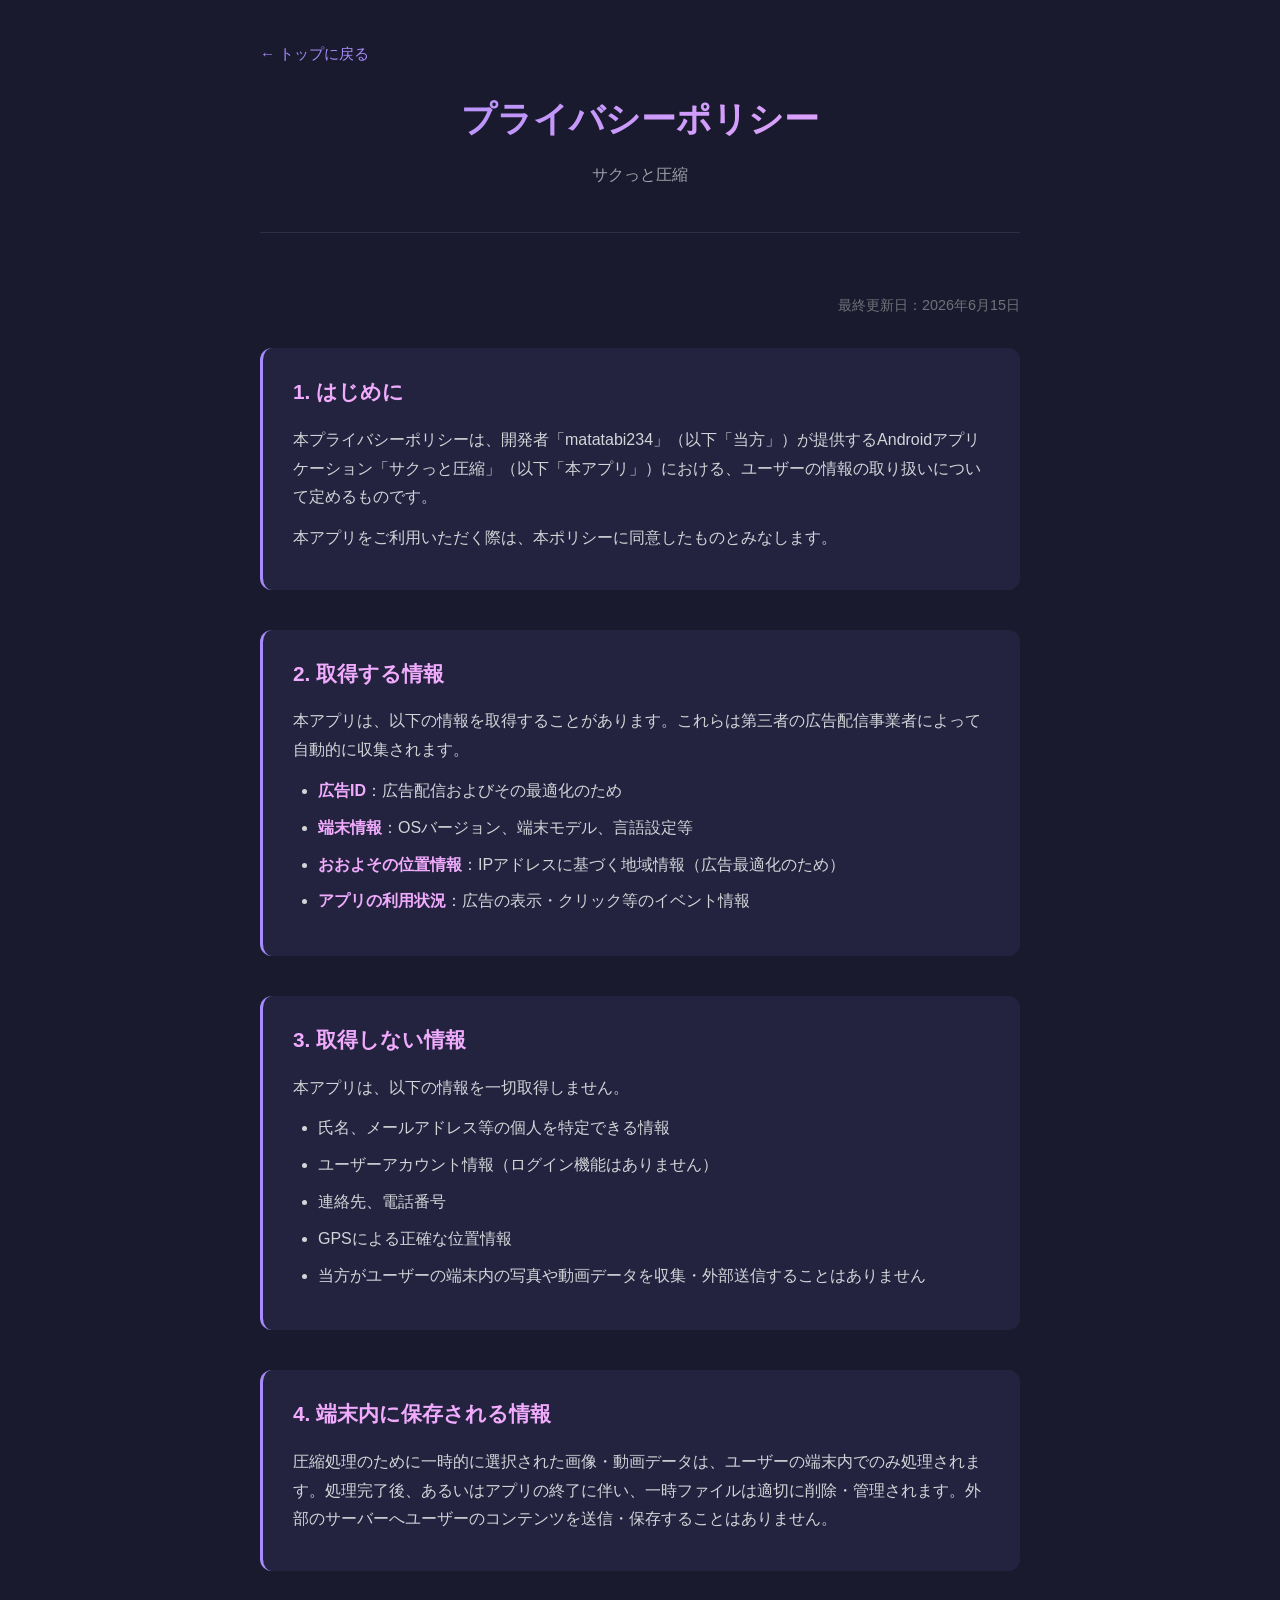
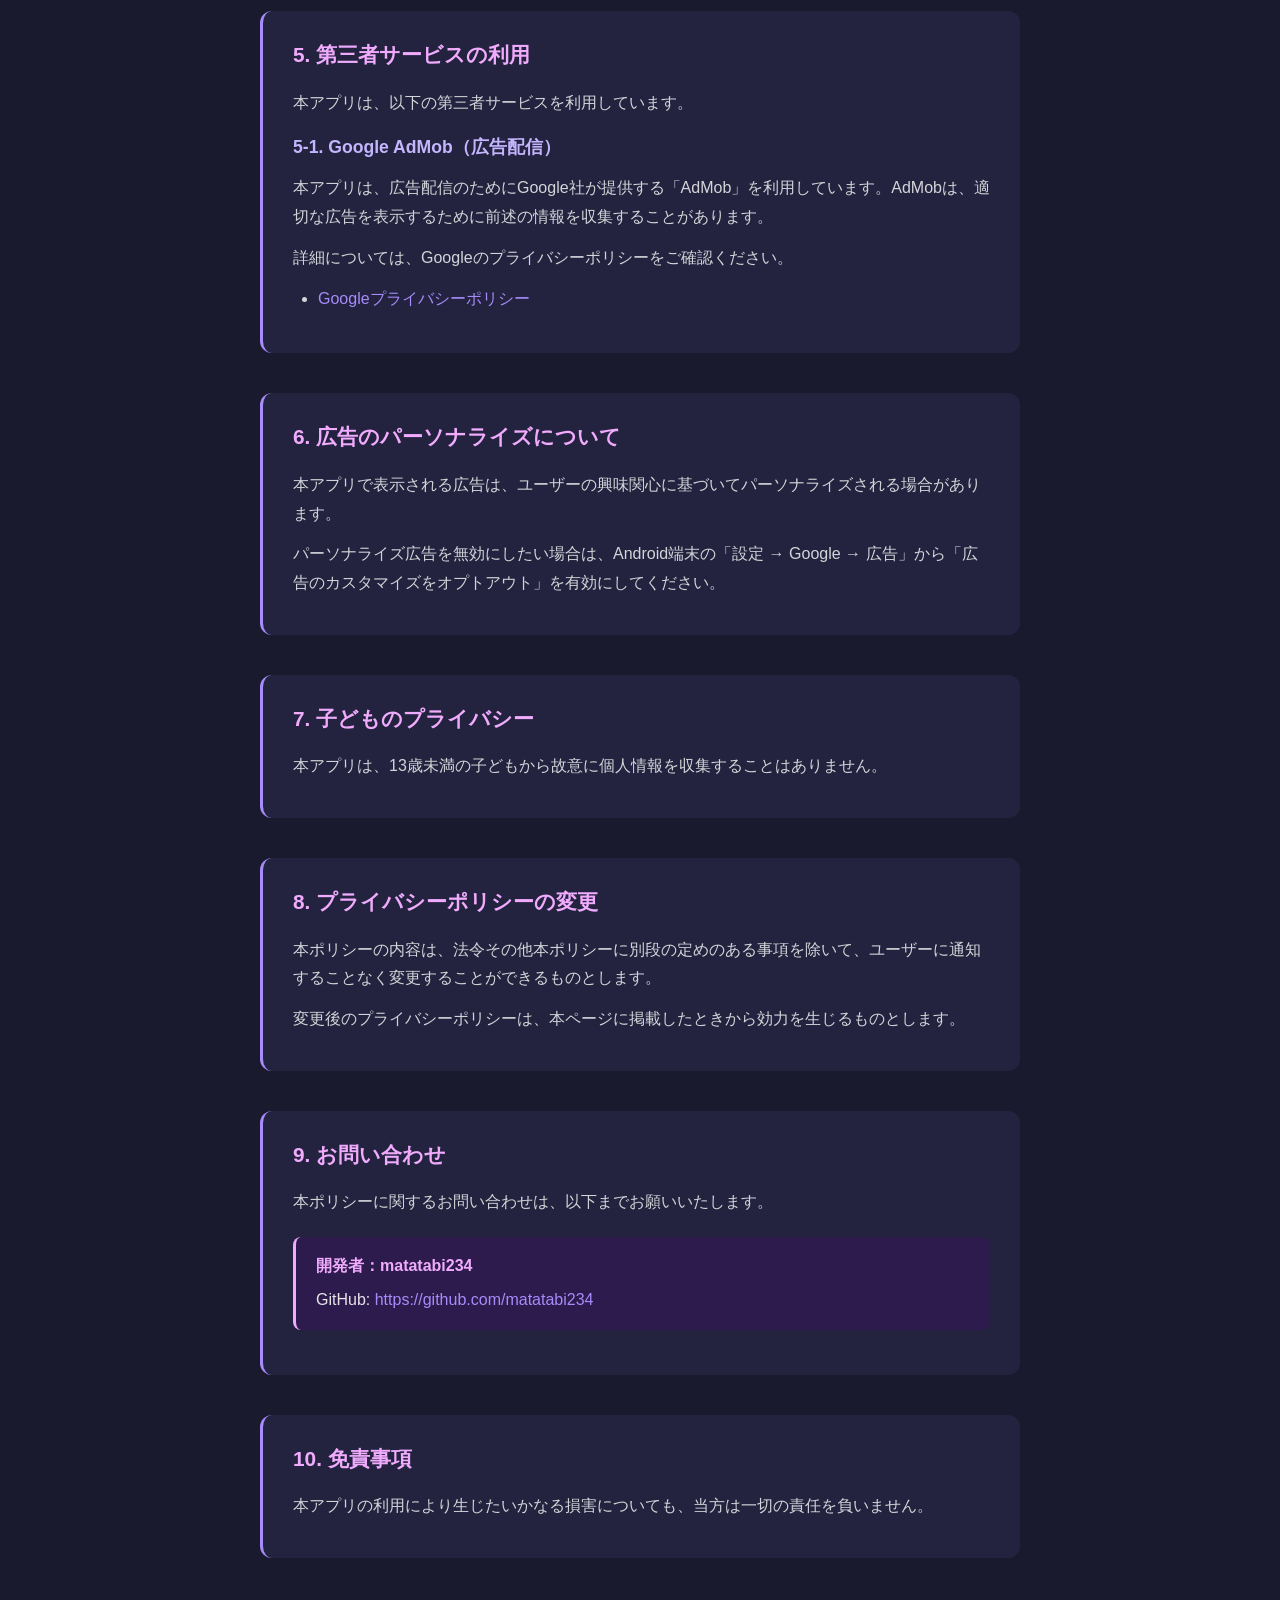
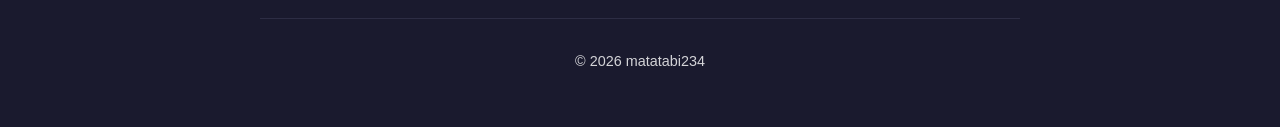
<file: SakuAtsu/privacy.html>
<!doctype html>
<html lang="ja">
  <head>
    <meta charset="UTF-8" />
    <meta name="viewport" content="width=device-width, initial-scale=1.0" />
    <title>プライバシーポリシー - サクっと圧縮</title>
    <link rel="stylesheet" href="../assets/style.css" />
  </head>
  <body>
    <div class="container">
      <a href="../" class="back">← トップに戻る</a>

      <header>
        <h1>プライバシーポリシー</h1>
        <p class="subtitle">サクっと圧縮</p>
      </header>

      <main>
        <p class="updated">最終更新日：2026年6月15日</p>

        <section>
          <h2>1. はじめに</h2>
          <p>
            本プライバシーポリシーは、開発者「matatabi234」（以下「当方」）が提供するAndroidアプリケーション「サクっと圧縮」（以下「本アプリ」）における、ユーザーの情報の取り扱いについて定めるものです。
          </p>
          <p>
            本アプリをご利用いただく際は、本ポリシーに同意したものとみなします。
          </p>
        </section>

        <section>
          <h2>2. 取得する情報</h2>
          <p>
            本アプリは、以下の情報を取得することがあります。これらは第三者の広告配信事業者によって自動的に収集されます。
          </p>
          <ul>
            <li><strong>広告ID</strong>：広告配信およびその最適化のため</li>
            <li>
              <strong>端末情報</strong>：OSバージョン、端末モデル、言語設定等
            </li>
            <li>
              <strong>おおよその位置情報</strong>：IPアドレスに基づく地域情報（広告最適化のため）
            </li>
            <li>
              <strong>アプリの利用状況</strong>：広告の表示・クリック等のイベント情報
            </li>
          </ul>
        </section>

        <section>
          <h2>3. 取得しない情報</h2>
          <p>本アプリは、以下の情報を一切取得しません。</p>
          <ul>
            <li>氏名、メールアドレス等の個人を特定できる情報</li>
            <li>ユーザーアカウント情報（ログイン機能はありません）</li>
            <li>連絡先、電話番号</li>
            <li>GPSによる正確な位置情報</li>
            <li>当方がユーザーの端末内の写真や動画データを収集・外部送信することはありません</li>
          </ul>
        </section>

        <section>
          <h2>4. 端末内に保存される情報</h2>
          <p>
            圧縮処理のために一時的に選択された画像・動画データは、ユーザーの端末内でのみ処理されます。処理完了後、あるいはアプリの終了に伴い、一時ファイルは適切に削除・管理されます。外部のサーバーへユーザーのコンテンツを送信・保存することはありません。
          </p>
        </section>

        <section>
          <h2>5. 第三者サービスの利用</h2>
          <p>本アプリは、以下の第三者サービスを利用しています。</p>

          <h3>5-1. Google AdMob（広告配信）</h3>
          <p>
            本アプリは、広告配信のためにGoogle社が提供する「AdMob」を利用しています。AdMobは、適切な広告を表示するために前述の情報を収集することがあります。
          </p>
          <p>詳細については、Googleのプライバシーポリシーをご確認ください。</p>
          <ul>
            <li>
              <a
                href="https://policies.google.com/privacy"
                target="_blank"
                rel="noopener"
                >Googleプライバシーポリシー</a
              >
            </li>
          </ul>
        </section>

        <section>
          <h2>6. 広告のパーソナライズについて</h2>
          <p>
            本アプリで表示される広告は、ユーザーの興味関心に基づいてパーソナライズされる場合があります。
          </p>
          <p>
            パーソナライズ広告を無効にしたい場合は、Android端末の「設定 → Google → 広告」から「広告のカスタマイズをオプトアウト」を有効にしてください。
          </p>
        </section>

        <section>
          <h2>7. 子どものプライバシー</h2>
          <p>
            本アプリは、13歳未満の子どもから故意に個人情報を収集することはありません。
          </p>
        </section>

        <section>
          <h2>8. プライバシーポリシーの変更</h2>
          <p>
            本ポリシーの内容は、法令その他本ポリシーに別段の定めのある事項を除いて、ユーザーに通知することなく変更することができるものとします。
          </p>
          <p>
            変更後のプライバシーポリシーは、本ページに掲載したときから効力を生じるものとします。
          </p>
        </section>

        <section>
          <h2>9. お問い合わせ</h2>
          <p>本ポリシーに関するお問い合わせは、以下までお願いいたします。</p>
          <div class="notice">
            <strong>開発者：matatabi234</strong>
            GitHub:
            <a
              href="https://github.com/matatabi234"
              target="_blank"
              rel="noopener"
              >https://github.com/matatabi234</a
            >
          </div>
        </section>

        <section>
          <h2>10. 免責事項</h2>
          <p>
            本アプリの利用により生じたいかなる損害についても、当方は一切の責任を負いません。
          </p>
        </section>
      </main>

      <footer>
        <p>© 2026 matatabi234</p>
      </footer>
    </div>
  </body>
</html>
</file>
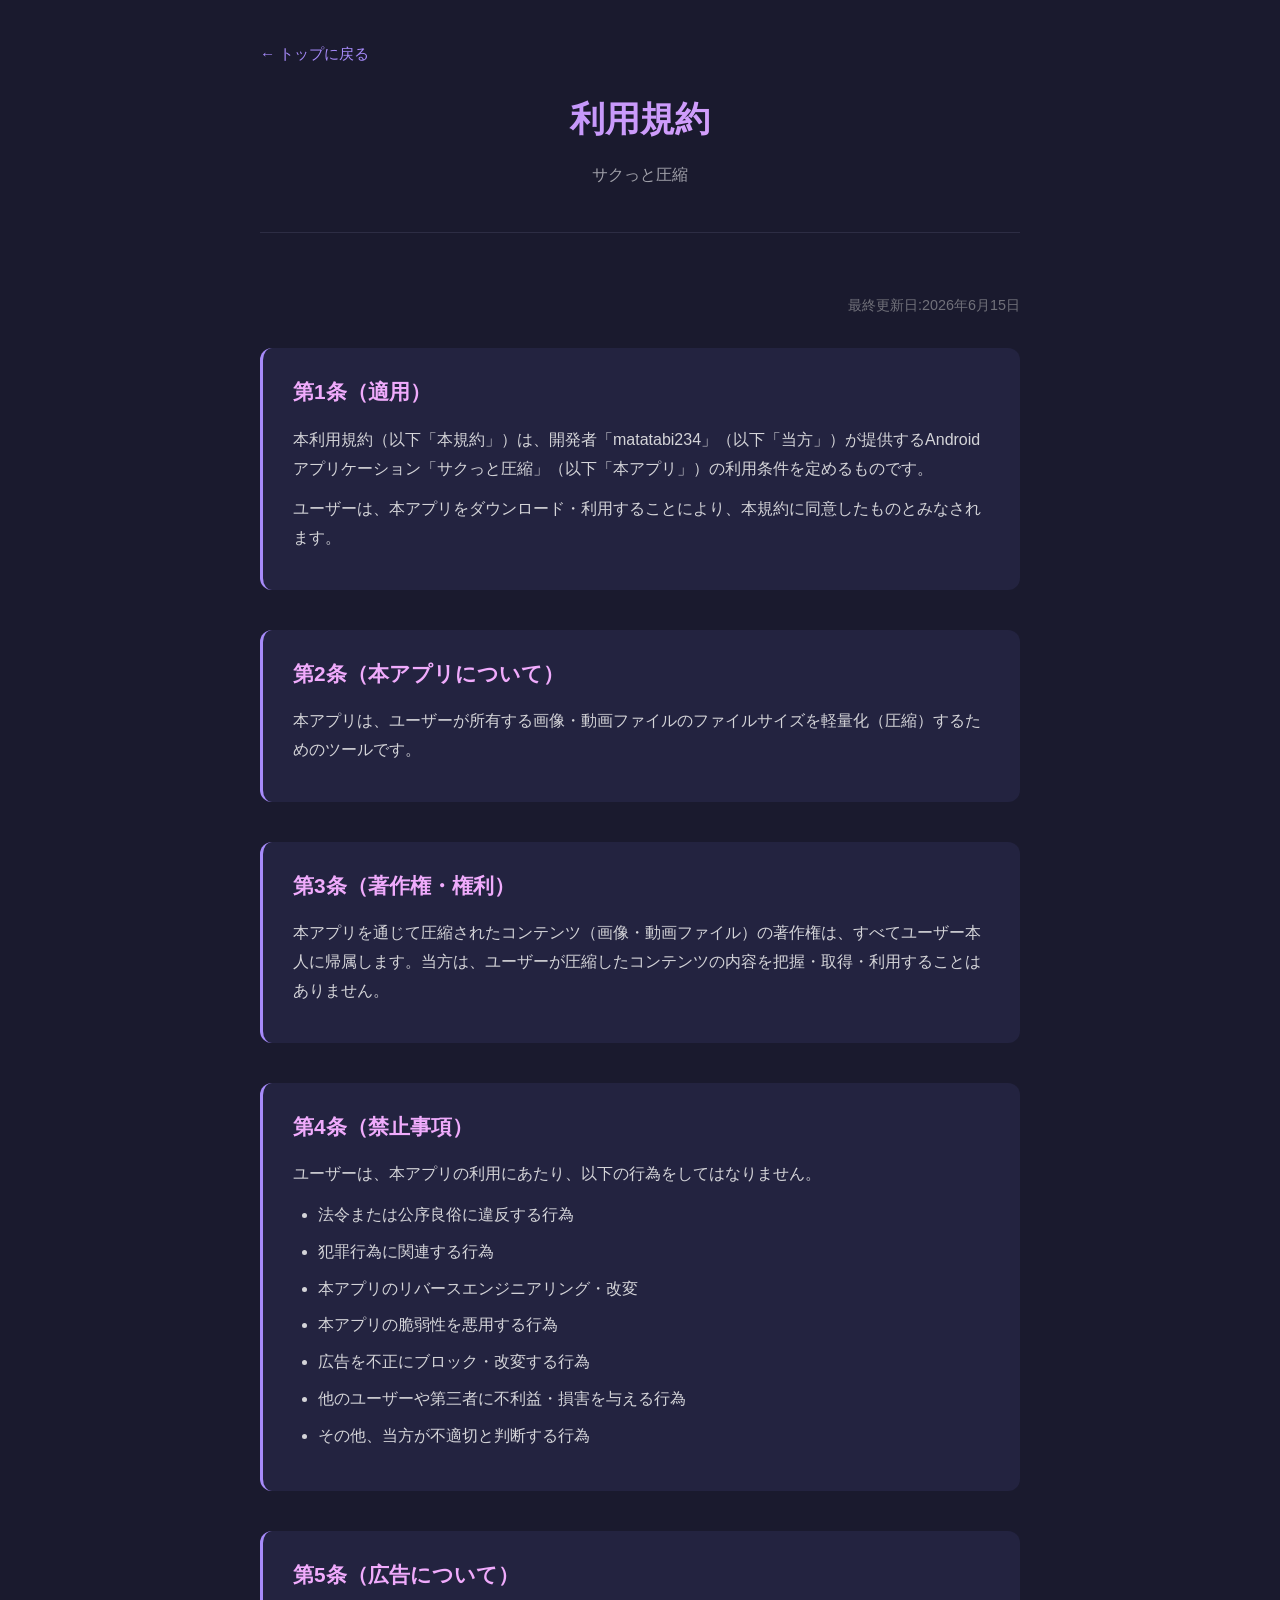
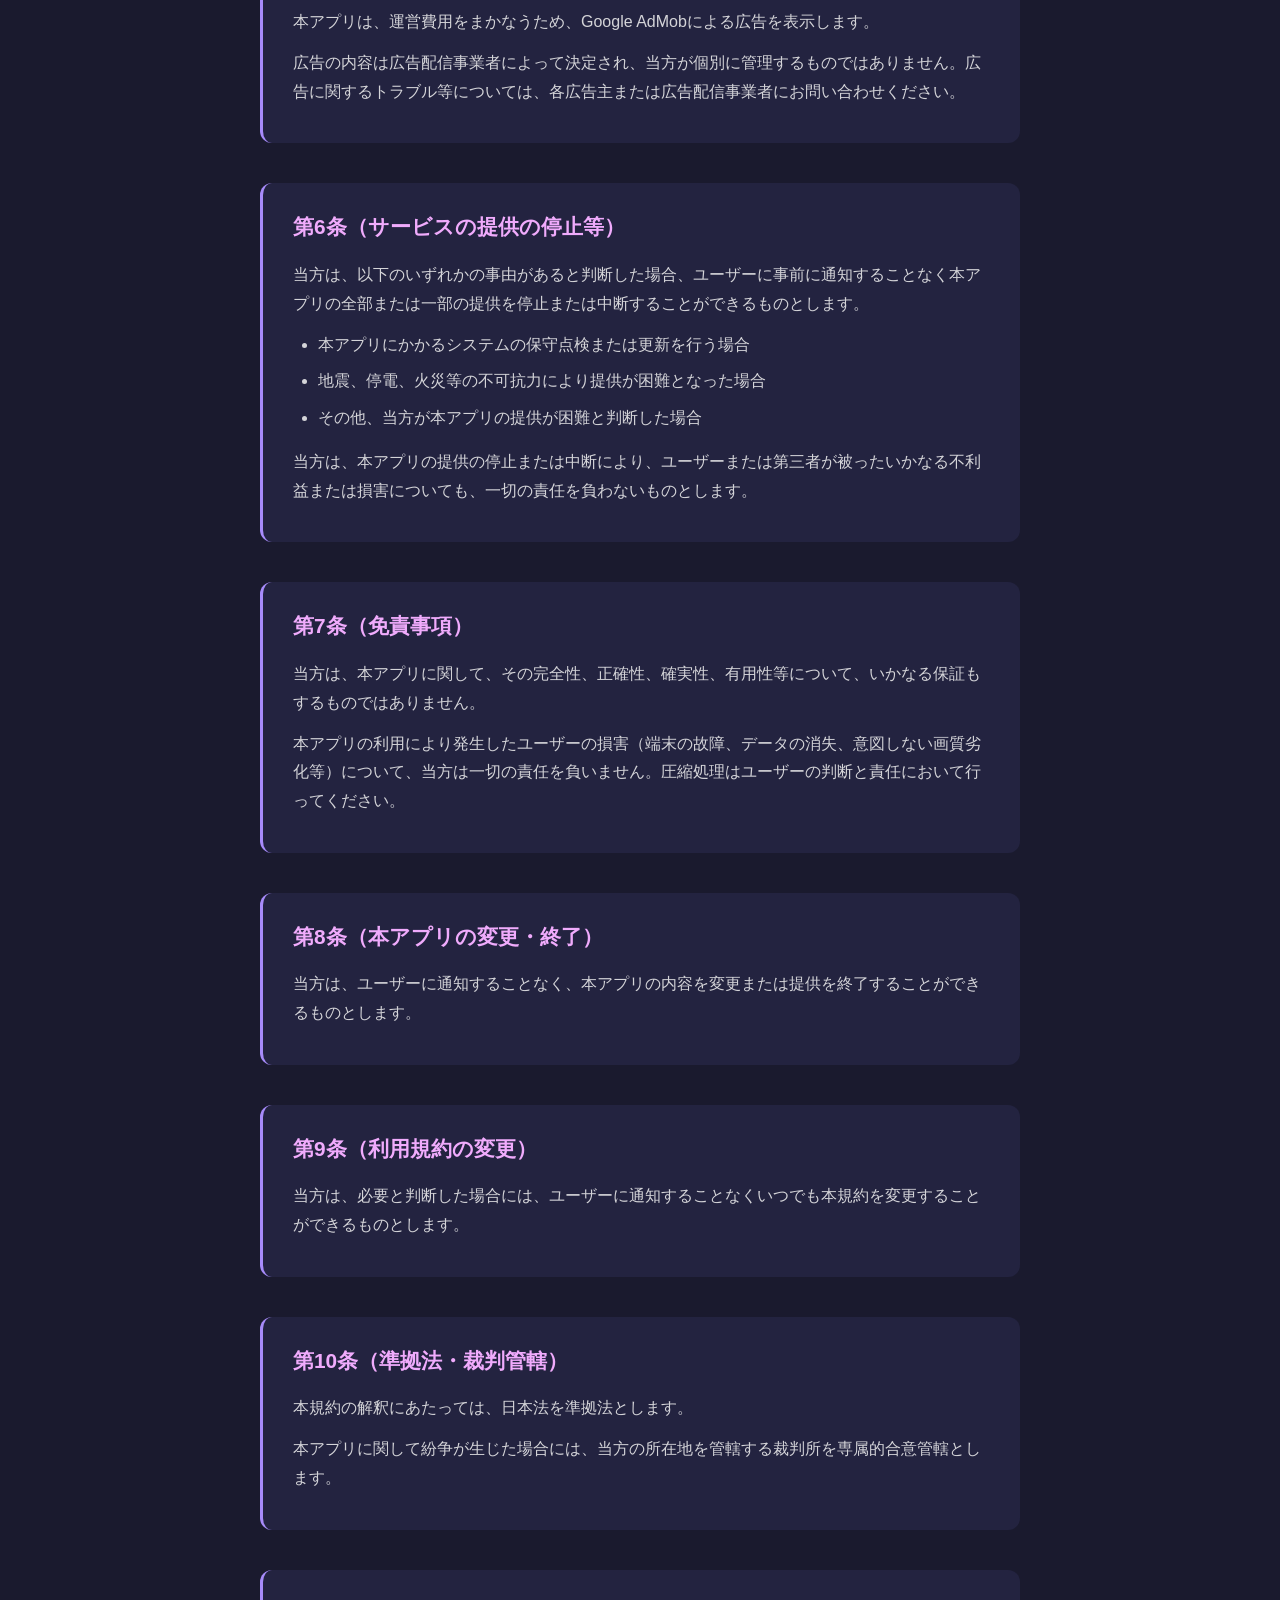
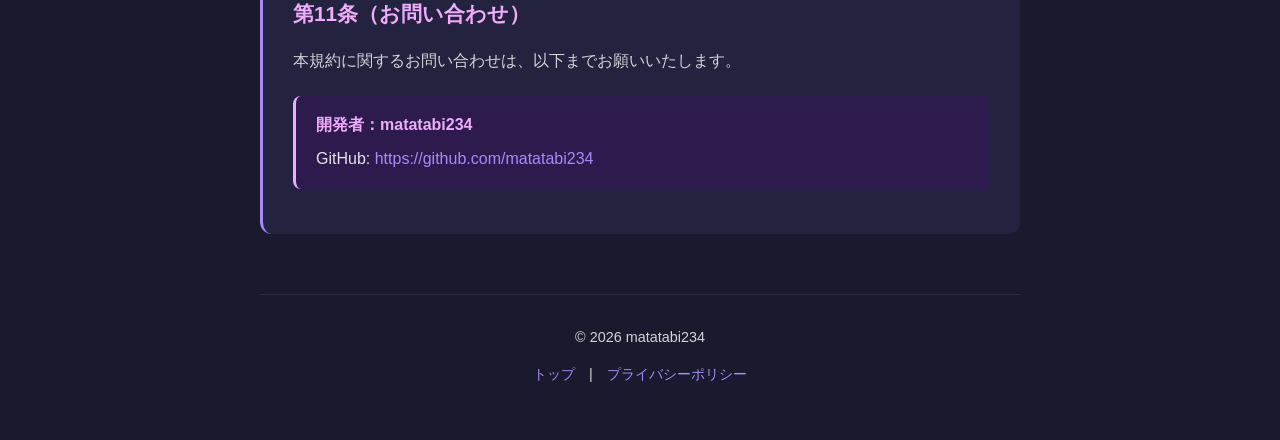
<file: SakuAtsu/terms.html>
<!doctype html>
<html lang="ja">
  <head>
    <meta charset="UTF-8" />
    <meta name="viewport" content="width=device-width, initial-scale=1.0" />
    <title>利用規約 - サクっと圧縮</title>
    <link rel="stylesheet" href="../assets/style.css" />
  </head>
  <body>
    <div class="container">
      <a href="../" class="back">← トップに戻る</a>

      <header>
        <h1>利用規約</h1>
        <p class="subtitle">サクっと圧縮</p>
      </header>

      <main>
        <p class="updated">最終更新日:2026年6月15日</p>

        <section>
          <h2>第1条（適用）</h2>
          <p>
            本利用規約（以下「本規約」）は、開発者「matatabi234」（以下「当方」）が提供するAndroidアプリケーション「サクっと圧縮」（以下「本アプリ」）の利用条件を定めるものです。
          </p>
          <p>
            ユーザーは、本アプリをダウンロード・利用することにより、本規約に同意したものとみなされます。
          </p>
        </section>

        <section>
          <h2>第2条（本アプリについて）</h2>
          <p>
            本アプリは、ユーザーが所有する画像・動画ファイルのファイルサイズを軽量化（圧縮）するためのツールです。
          </p>
        </section>

        <section>
          <h2>第3条（著作権・権利）</h2>
          <p>
            本アプリを通じて圧縮されたコンテンツ（画像・動画ファイル）の著作権は、すべてユーザー本人に帰属します。当方は、ユーザーが圧縮したコンテンツの内容を把握・取得・利用することはありません。
          </p>
        </section>

        <section>
          <h2>第4条（禁止事項）</h2>
          <p>
            ユーザーは、本アプリの利用にあたり、以下の行為をしてはなりません。
          </p>
          <ul>
            <li>法令または公序良俗に違反する行為</li>
            <li>犯罪行為に関連する行為</li>
            <li>本アプリのリバースエンジニアリング・改変</li>
            <li>本アプリの脆弱性を悪用する行為</li>
            <li>広告を不正にブロック・改変する行為</li>
            <li>他のユーザーや第三者に不利益・損害を与える行為</li>
            <li>その他、当方が不適切と判断する行為</li>
          </ul>
        </section>

        <section>
          <h2>第5条（広告について）</h2>
          <p>
            本アプリは、運営費用をまかなうため、Google AdMobによる広告を表示します。
          </p>
          <p>
            広告の内容は広告配信事業者によって決定され、当方が個別に管理するものではありません。広告に関するトラブル等については、各広告主または広告配信事業者にお問い合わせください。
          </p>
        </section>

        <section>
          <h2>第6条（サービスの提供の停止等）</h2>
          <p>
            当方は、以下のいずれかの事由があると判断した場合、ユーザーに事前に通知することなく本アプリの全部または一部の提供を停止または中断することができるものとします。
          </p>
          <ul>
            <li>本アプリにかかるシステムの保守点検または更新を行う場合</li>
            <li>地震、停電、火災等の不可抗力により提供が困難となった場合</li>
            <li>その他、当方が本アプリの提供が困難と判断した場合</li>
          </ul>
          <p>
            当方は、本アプリの提供の停止または中断により、ユーザーまたは第三者が被ったいかなる不利益または損害についても、一切の責任を負わないものとします。
          </p>
        </section>

        <section>
          <h2>第7条（免責事項）</h2>
          <p>
            当方は、本アプリに関して、その完全性、正確性、確実性、有用性等について、いかなる保証もするものではありません。
          </p>
          <p>
            本アプリの利用により発生したユーザーの損害（端末の故障、データの消失、意図しない画質劣化等）について、当方は一切の責任を負いません。圧縮処理はユーザーの判断と責任において行ってください。
          </p>
        </section>

        <section>
          <h2>第8条（本アプリの変更・終了）</h2>
          <p>
            当方は、ユーザーに通知することなく、本アプリの内容を変更または提供を終了することができるものとします。
          </p>
        </section>

        <section>
          <h2>第9条（利用規約の変更）</h2>
          <p>
            当方は、必要と判断した場合には、ユーザーに通知することなくいつでも本規約を変更することができるものとします。
          </p>
        </section>

        <section>
          <h2>第10条（準拠法・裁判管轄）</h2>
          <p>本規約の解釈にあたっては、日本法を準拠法とします。</p>
          <p>
            本アプリに関して紛争が生じた場合には、当方の所在地を管轄する裁判所を専属的合意管轄とします。
          </p>
        </section>

        <section>
          <h2>第11条（お問い合わせ）</h2>
          <p>本規約に関するお問い合わせは、以下までお願いいたします。</p>
          <div class="notice">
            <strong>開発者：matatabi234</strong>
            GitHub:
            <a
              href="https://github.com/matatabi234"
              target="_blank"
              rel="noopener"
              >https://github.com/matatabi234</a
            >
          </div>
        </section>
      </main>

      <footer>
        <p>© 2026 matatabi234</p>
        <p>
          <a href="../">トップ</a> | <a href="privacy.html">プライバシーポリシー</a>
        </p>
      </footer>
    </div>
  </body>
</html>
</file>
<file: assets/style.css>
/* ===== リセット & 基本 ===== */
* {
  margin: 0;
  padding: 0;
  box-sizing: border-box;
}

body {
  font-family: -apple-system, BlinkMacSystemFont, "Hiragino Sans", "Noto Sans JP", sans-serif;
  background: #1a1a2e;
  color: #e4e4e7;
  line-height: 1.8;
  min-height: 100vh;
}

/* ===== コンテナ ===== */
.container {
  max-width: 800px;
  margin: 0 auto;
  padding: 40px 20px;
}

/* ===== ヘッダー ===== */
header {
  text-align: center;
  margin-bottom: 60px;
  padding-bottom: 30px;
  border-bottom: 1px solid #2d2d44;
}

h1 {
  font-size: 2.2rem;
  background: linear-gradient(135deg, #a78bfa, #f0abfc);
  -webkit-background-clip: text;
  -webkit-text-fill-color: transparent;
  background-clip: text;
  margin-bottom: 10px;
  font-weight: 700;
}

.subtitle {
  color: #a1a1aa;
  font-size: 1rem;
}

.updated {
  color: #71717a;
  font-size: 0.9rem;
  margin-bottom: 30px;
  text-align: right;
}

/* ===== ナビゲーション ===== */
.back {
  display: inline-block;
  color: #a78bfa;
  text-decoration: none;
  margin-bottom: 20px;
  font-size: 0.95rem;
  transition: color 0.2s;
}

.back:hover {
  color: #f0abfc;
}

/* ===== セクション ===== */
section {
  margin-bottom: 40px;
  background: #232340;
  padding: 25px 30px;
  border-radius: 12px;
  border-left: 3px solid #a78bfa;
}

h2 {
  color: #f0abfc;
  font-size: 1.3rem;
  margin-bottom: 15px;
  font-weight: 600;
}

h3 {
  color: #c4b5fd;
  font-size: 1.1rem;
  margin: 15px 0 10px;
}

p {
  margin-bottom: 12px;
  color: #d4d4d8;
}

ul, ol {
  margin: 10px 0 15px 25px;
  color: #d4d4d8;
}

li {
  margin-bottom: 8px;
}

strong {
  color: #f0abfc;
  font-weight: 600;
}

a {
  color: #a78bfa;
  text-decoration: none;
  transition: color 0.2s;
}

a:hover {
  color: #f0abfc;
  text-decoration: underline;
}

/* ===== アプリカード（ポータル用） ===== */
.app-grid {
  display: grid;
  grid-template-columns: repeat(auto-fill, minmax(280px, 1fr));
  gap: 20px;
  margin-top: 30px;
}

.app-card {
  background: #232340;
  padding: 25px;
  border-radius: 12px;
  border: 1px solid #2d2d44;
  transition: transform 0.2s, border-color 0.2s;
  display: block;
  color: inherit;
}

.app-card:hover {
  transform: translateY(-4px);
  border-color: #a78bfa;
  text-decoration: none;
}

.app-card h3 {
  color: #f0abfc;
  margin-bottom: 10px;
  font-size: 1.2rem;
}

.app-card p {
  color: #a1a1aa;
  font-size: 0.95rem;
  margin: 0;
}

.app-icon {
  font-size: 2.5rem;
  margin-bottom: 15px;
  display: block;
}

/* ===== バッジ ===== */
.badge {
  display: inline-block;
  padding: 4px 12px;
  background: #a78bfa;
  color: #1a1a2e;
  border-radius: 20px;
  font-size: 0.8rem;
  font-weight: 600;
  margin-left: 8px;
}

.badge-coming {
  background: #52525b;
  color: #d4d4d8;
}

/* ===== フッター ===== */
footer {
  text-align: center;
  margin-top: 60px;
  padding-top: 30px;
  border-top: 1px solid #2d2d44;
  color: #71717a;
  font-size: 0.9rem;
}

footer a {
  margin: 0 10px;
}

/* ===== スマホ対応 ===== */
@media (max-width: 600px) {
  .container {
    padding: 20px 15px;
  }
  
  h1 {
    font-size: 1.7rem;
  }
  
  h2 {
    font-size: 1.15rem;
  }
  
  section {
    padding: 20px;
  }
}

/* ===== 強調ボックス ===== */
.notice {
  background: #2d1b4e;
  border-left: 3px solid #f0abfc;
  padding: 15px 20px;
  border-radius: 8px;
  margin: 20px 0;
}

.notice strong {
  display: block;
  margin-bottom: 5px;
}
</file>
<file: assets/portal.css>
/* プロフィールヒーロー */
.profile-hero {
  text-align: center;
  padding: 50px 20px;
  background: linear-gradient(135deg, #2d1b4e 0%, #1a1a2e 50%, #2d1b4e 100%);
  border-radius: 20px;
  margin-bottom: 40px;
  position: relative;
  overflow: hidden;
}

.profile-hero::before {
  content: "";
  position: absolute;
  top: -50%;
  left: -50%;
  width: 200%;
  height: 200%;
  background: radial-gradient(circle, rgba(167, 139, 250, 0.1) 0%, transparent 70%);
  animation: rotate 20s linear infinite;
}

@keyframes rotate {
  from { transform: rotate(0deg); }
  to { transform: rotate(360deg); }
}

.profile-avatar {
  width: 120px;
  height: 120px;
  border-radius: 50%;
  background: linear-gradient(135deg, #a78bfa, #f0abfc);
  display: flex;
  align-items: center;
  justify-content: center;
  font-size: 4rem;
  margin: 0 auto 25px;
  position: relative;
  z-index: 1;
  border: 4px solid #1a1a2e;
  box-shadow: 0 8px 24px rgba(167, 139, 250, 0.3);
}

.profile-name {
  font-size: 2.5rem;
  margin-bottom: 10px;
  position: relative;
  z-index: 1;
  background: linear-gradient(135deg, #a78bfa, #f0abfc);
  -webkit-background-clip: text;
  -webkit-text-fill-color: transparent;
  background-clip: text;
}

.profile-title {
  color: #d4d4d8;
  font-size: 1.1rem;
  margin-bottom: 20px;
  position: relative;
  z-index: 1;
}

.profile-tags {
  display: flex;
  flex-wrap: wrap;
  gap: 8px;
  justify-content: center;
  position: relative;
  z-index: 1;
}

.profile-tag {
  display: inline-block;
  padding: 6px 14px;
  background: rgba(167, 139, 250, 0.2);
  color: #f0abfc;
  border-radius: 20px;
  font-size: 0.9rem;
  border: 1px solid rgba(167, 139, 250, 0.4);
}

/* セクションタイトル */
.section-title {
  font-size: 1.5rem;
  margin-bottom: 25px;
  display: flex;
  align-items: center;
  gap: 12px;
}

.section-title::after {
  content: "";
  flex: 1;
  height: 2px;
  background: linear-gradient(90deg, #a78bfa, transparent);
  border-radius: 2px;
}

/* 作品カードグリッド */
.works-grid {
  display: grid;
  grid-template-columns: repeat(auto-fill, minmax(260px, 1fr));
  gap: 20px;
  margin-bottom: 40px;
}

.work-card {
  background: #232340;
  border-radius: 16px;
  overflow: hidden;
  text-decoration: none;
  color: inherit;
  border: 1px solid #2d2d44;
  transition: all 0.3s;
  display: flex;
  flex-direction: column;
}

.work-card:hover {
  transform: translateY(-5px);
  border-color: #a78bfa;
  box-shadow: 0 12px 24px rgba(167, 139, 250, 0.2);
  text-decoration: none;
  color: inherit;
}

.work-card-header {
  padding: 30px 20px;
  background: linear-gradient(135deg, #2d1b4e 0%, #1a1a2e 100%);
  text-align: center;
  position: relative;
}

.work-card-icon {
  font-size: 4rem;
  display: block;
  margin-bottom: 10px;
}

.work-card-badge {
  position: absolute;
  top: 12px;
  right: 12px;
  padding: 4px 10px;
  background: linear-gradient(135deg, #a78bfa, #f0abfc);
  color: #1a1a2e;
  border-radius: 15px;
  font-size: 0.75rem;
  font-weight: 700;
}

.work-card-badge.soon {
  background: #52525b;
  color: #d4d4d8;
}

.work-card-body {
  padding: 20px;
  flex: 1;
  display: flex;
  flex-direction: column;
}

.work-card-title {
  color: #f0abfc;
  font-size: 1.2rem;
  margin-bottom: 8px;
  font-weight: 700;
}

.work-card-desc {
  color: #a1a1aa;
  font-size: 0.9rem;
  line-height: 1.6;
  flex: 1;
  margin-bottom: 15px;
}

.work-card-tags {
  display: flex;
  flex-wrap: wrap;
  gap: 6px;
}

.work-card-tag {
  display: inline-block;
  padding: 3px 10px;
  background: #2d1b4e;
  color: #a78bfa;
  border-radius: 10px;
  font-size: 0.75rem;
}

/* カミングスーンカード */
.work-card.coming-soon {
  opacity: 0.6;
  cursor: not-allowed;
}

.work-card.coming-soon:hover {
  transform: none;
  border-color: #2d2d44;
  box-shadow: none;
}

/* Aboutセクション */
.about-card {
  background: #232340;
  padding: 30px;
  border-radius: 16px;
  border: 1px solid #2d2d44;
  margin-bottom: 30px;
}

.about-card p {
  color: #d4d4d8;
  line-height: 1.8;
  margin-bottom: 12px;
}

.about-card p:last-child {
  margin-bottom: 0;
}

.about-highlight {
  color: #f0abfc;
  font-weight: 600;
}

/* SNSリンク */
.sns-grid {
  display: grid;
  grid-template-columns: repeat(auto-fill, minmax(180px, 1fr));
  gap: 15px;
  margin-bottom: 40px;
}

.sns-link {
  display: flex;
  align-items: center;
  gap: 12px;
  padding: 18px 20px;
  background: #232340;
  border: 1px solid #2d2d44;
  border-radius: 12px;
  text-decoration: none;
  color: #e4e4e7;
  font-weight: 600;
  transition: all 0.2s;
}

.sns-link:hover {
  background: #2d2d44;
  border-color: #a78bfa;
  color: #f0abfc;
  transform: translateY(-2px);
  text-decoration: none;
}

.sns-icon {
  font-size: 1.8rem;
}

.sns-text {
  display: flex;
  flex-direction: column;
}

.sns-name {
  font-size: 0.95rem;
}

.sns-handle {
  font-size: 0.8rem;
  color: #a1a1aa;
  font-weight: 400;
}

/* スキルバッジ */
.skills {
  display: flex;
  flex-wrap: wrap;
  gap: 10px;
  margin-top: 15px;
}

.skill-badge {
  display: inline-flex;
  align-items: center;
  gap: 6px;
  padding: 8px 14px;
  background: #1a1a2e;
  border: 1px solid #2d2d44;
  border-radius: 20px;
  color: #d4d4d8;
  font-size: 0.9rem;
}

.skill-badge .skill-icon {
  font-size: 1.1rem;
}

/* スマホ対応 */
@media (max-width: 600px) {
  .profile-name {
    font-size: 1.8rem;
  }
  
  .profile-avatar {
    width: 100px;
    height: 100px;
    font-size: 3rem;
  }
  
  .profile-title {
    font-size: 1rem;
  }
  
  .works-grid {
    grid-template-columns: 1fr;
  }
  
  .sns-grid {
    grid-template-columns: 1fr;
  }
  
  .about-card {
    padding: 20px;
  }
}
</file>
<file: assets/naro-reader.css>
.hero {
  text-align: center;
  padding: 40px 20px 50px;
  background: linear-gradient(135deg, #2d1b4e 0%, #1a1a2e 100%);
  border-radius: 16px;
  margin-bottom: 40px;
}

.hero-icon {
  font-size: 5rem;
  margin-bottom: 20px;
  display: block;
}

.hero h1 {
  font-size: 2.5rem;
  margin-bottom: 15px;
}

.hero-desc {
  color: #d4d4d8;
  font-size: 1.1rem;
  max-width: 500px;
  margin: 0 auto 30px;
  line-height: 1.7;
}

/* ステータスバッジ */
.status-badge {
  display: inline-block;
  padding: 8px 20px;
  background: #52525b;
  color: #d4d4d8;
  border-radius: 30px;
  font-size: 0.9rem;
  font-weight: 600;
}

.status-badge.dev {
  background: linear-gradient(135deg, #a78bfa, #f0abfc);
  color: #1a1a2e;
}

/* 機能カードグリッド */
.features {
  display: grid;
  grid-template-columns: repeat(auto-fill, minmax(220px, 1fr));
  gap: 20px;
  margin: 30px 0;
}

.feature {
  background: #232340;
  padding: 25px 20px;
  border-radius: 12px;
  text-align: center;
  border: 1px solid #2d2d44;
  transition: transform 0.2s, border-color 0.2s;
}

.feature:hover {
  transform: translateY(-3px);
  border-color: #a78bfa;
}

.feature-icon {
  font-size: 2.5rem;
  margin-bottom: 15px;
  display: block;
}

.feature h3 {
  color: #f0abfc;
  font-size: 1.05rem;
  margin-bottom: 8px;
}

.feature p {
  color: #a1a1aa;
  font-size: 0.9rem;
  margin: 0;
}

/* リンクボタングリッド */
.links-grid {
  display: grid;
  grid-template-columns: 1fr 1fr;
  gap: 15px;
  margin-top: 20px;
}

.link-btn {
  display: block;
  padding: 18px 20px;
  background: #232340;
  border: 1px solid #2d2d44;
  border-radius: 10px;
  text-align: center;
  color: #e4e4e7;
  text-decoration: none;
  font-weight: 600;
  transition: all 0.2s;
}

.link-btn:hover {
  background: #2d2d44;
  border-color: #a78bfa;
  color: #f0abfc;
  text-decoration: none;
  transform: translateY(-2px);
}

.link-btn-icon {
  font-size: 1.3rem;
  margin-right: 8px;
}

/* ロードマップ */
.roadmap {
  list-style: none;
  margin: 20px 0 0 0;
  padding: 0;
}

.roadmap li {
  padding: 12px 15px;
  margin-bottom: 10px;
  background: #1a1a2e;
  border-radius: 8px;
  border-left: 3px solid #52525b;
  color: #d4d4d8;
}

.roadmap li.done {
  border-left-color: #4ade80;
}

.roadmap li.now {
  border-left-color: #a78bfa;
  background: #2d1b4e;
}

.roadmap-status {
  display: inline-block;
  font-size: 0.8rem;
  padding: 2px 10px;
  border-radius: 15px;
  margin-right: 10px;
  font-weight: 600;
}

.status-done {
  background: #4ade80;
  color: #1a1a2e;
}

.status-now {
  background: #a78bfa;
  color: #1a1a2e;
}

.status-todo {
  background: #52525b;
  color: #d4d4d8;
}

/* スクリーンショット表示エリア（将来用） */
.screenshots {
  display: grid;
  grid-template-columns: repeat(auto-fit, minmax(200px, 1fr));
  gap: 15px;
  margin: 25px 0;
}

.screenshot {
  background: #1a1a2e;
  border-radius: 12px;
  padding: 15px;
  text-align: center;
  border: 1px solid #2d2d44;
}

.screenshot img {
  width: 100%;
  border-radius: 8px;
  margin-bottom: 10px;
}

.screenshot-caption {
  color: #a1a1aa;
  font-size: 0.85rem;
}

/* 技術スタック表示 */
.tech-stack {
  display: flex;
  flex-wrap: wrap;
  gap: 8px;
  margin-top: 15px;
}

.tech-tag {
  display: inline-block;
  padding: 5px 12px;
  background: #2d1b4e;
  color: #f0abfc;
  border-radius: 15px;
  font-size: 0.85rem;
  font-weight: 500;
  border: 1px solid #a78bfa;
}

/* スマホ対応 */
@media (max-width: 600px) {
  .hero h1 {
    font-size: 1.8rem;
  }
  
  .hero-icon {
    font-size: 4rem;
  }
  
  .hero-desc {
    font-size: 1rem;
  }
  
  .links-grid {
    grid-template-columns: 1fr;
  }
  
  .features {
    grid-template-columns: 1fr 1fr;
    gap: 12px;
  }
  
  .feature {
    padding: 20px 15px;
  }
  
  .feature-icon {
    font-size: 2rem;
  }
}
</file>
